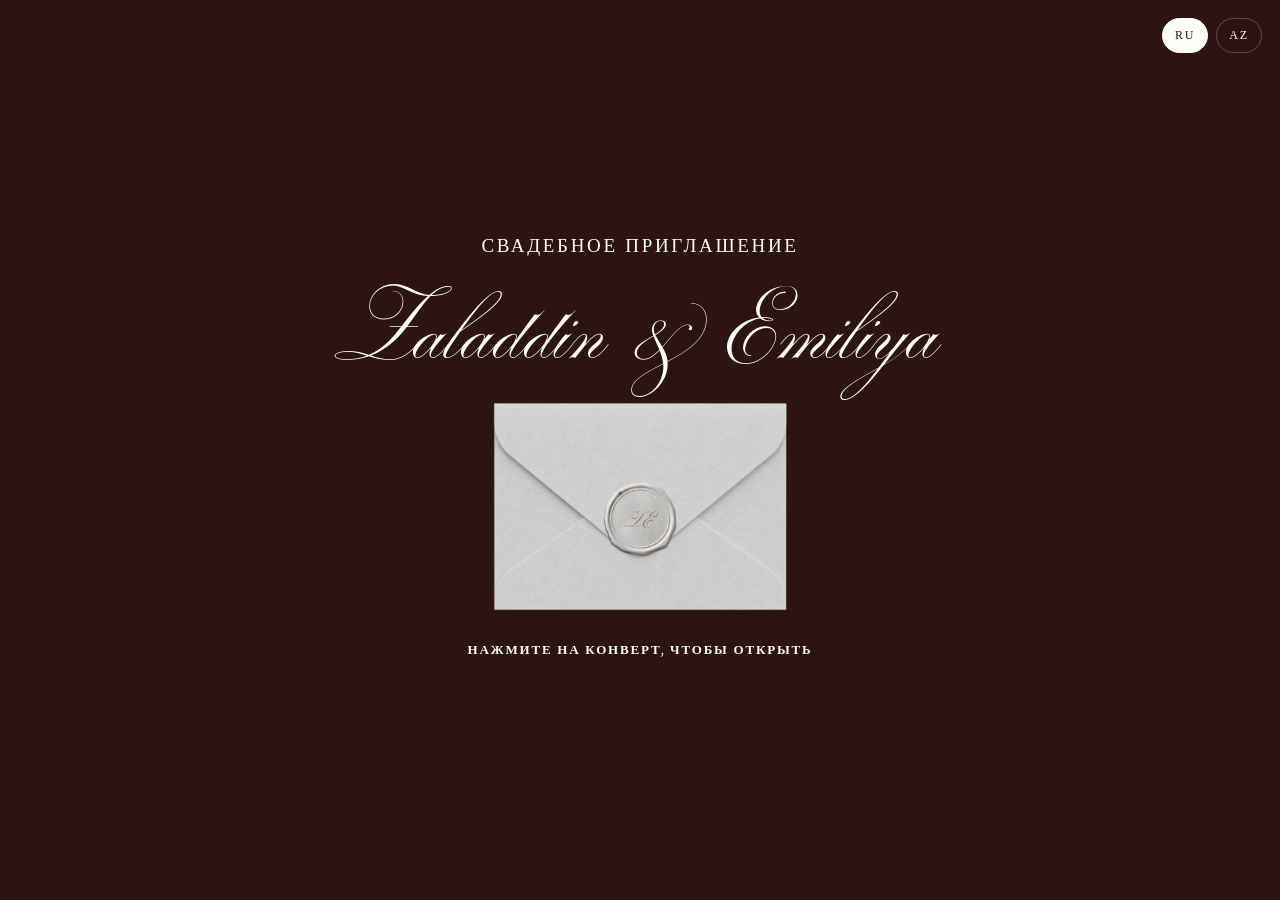
<file: index.html>
<!DOCTYPE html>
<html lang="en">
<head>
    <meta charset="UTF-8">
    <title>Z &amp; E</title>
    <meta name="viewport" content="width=device-width, initial-scale=1.0">
    <link rel="stylesheet" href="style/style.css">
</head>

<body data-page="home">

<div class="language-switcher" aria-label="Language switcher">
    <button class="language-switcher__button" type="button" data-lang="ru">RU</button>
    <button class="language-switcher__button" type="button" data-lang="az">AZ</button>
</div>

<div class="wrapper" id="screen">

    <!-- we’re getting married -->
    <div class="subtitle" data-i18n="home.subtitle">свадебное приглашение</div>

    <!-- Names -->
    <div class="names">Zaladdin &amp; Emiliya</div>

    <!-- Envelope + seal -->
     <a href="page-2.html" class="envelope-link" id="openInvitation" style="text-decoration:none; color:inherit;">
        <div class="envelope-box">
            <img src="envelope.png" class="envelope" alt="Envelope" data-i18n-alt="home.envelopeAlt">

            <div class="seal">
                <img src="seal.png" alt="seal">
                <span class="seal-initials">ZE</span>
            </div>
        </div>
    </a>

    <!-- Hint -->
    <div class="hint" data-i18n="home.hint">нажмите на конверт, чтобы открыть</div>

</div>

<script src="js/script.js"></script>
<script src="js/i18n.js"></script>
</body>
</html>
</file>
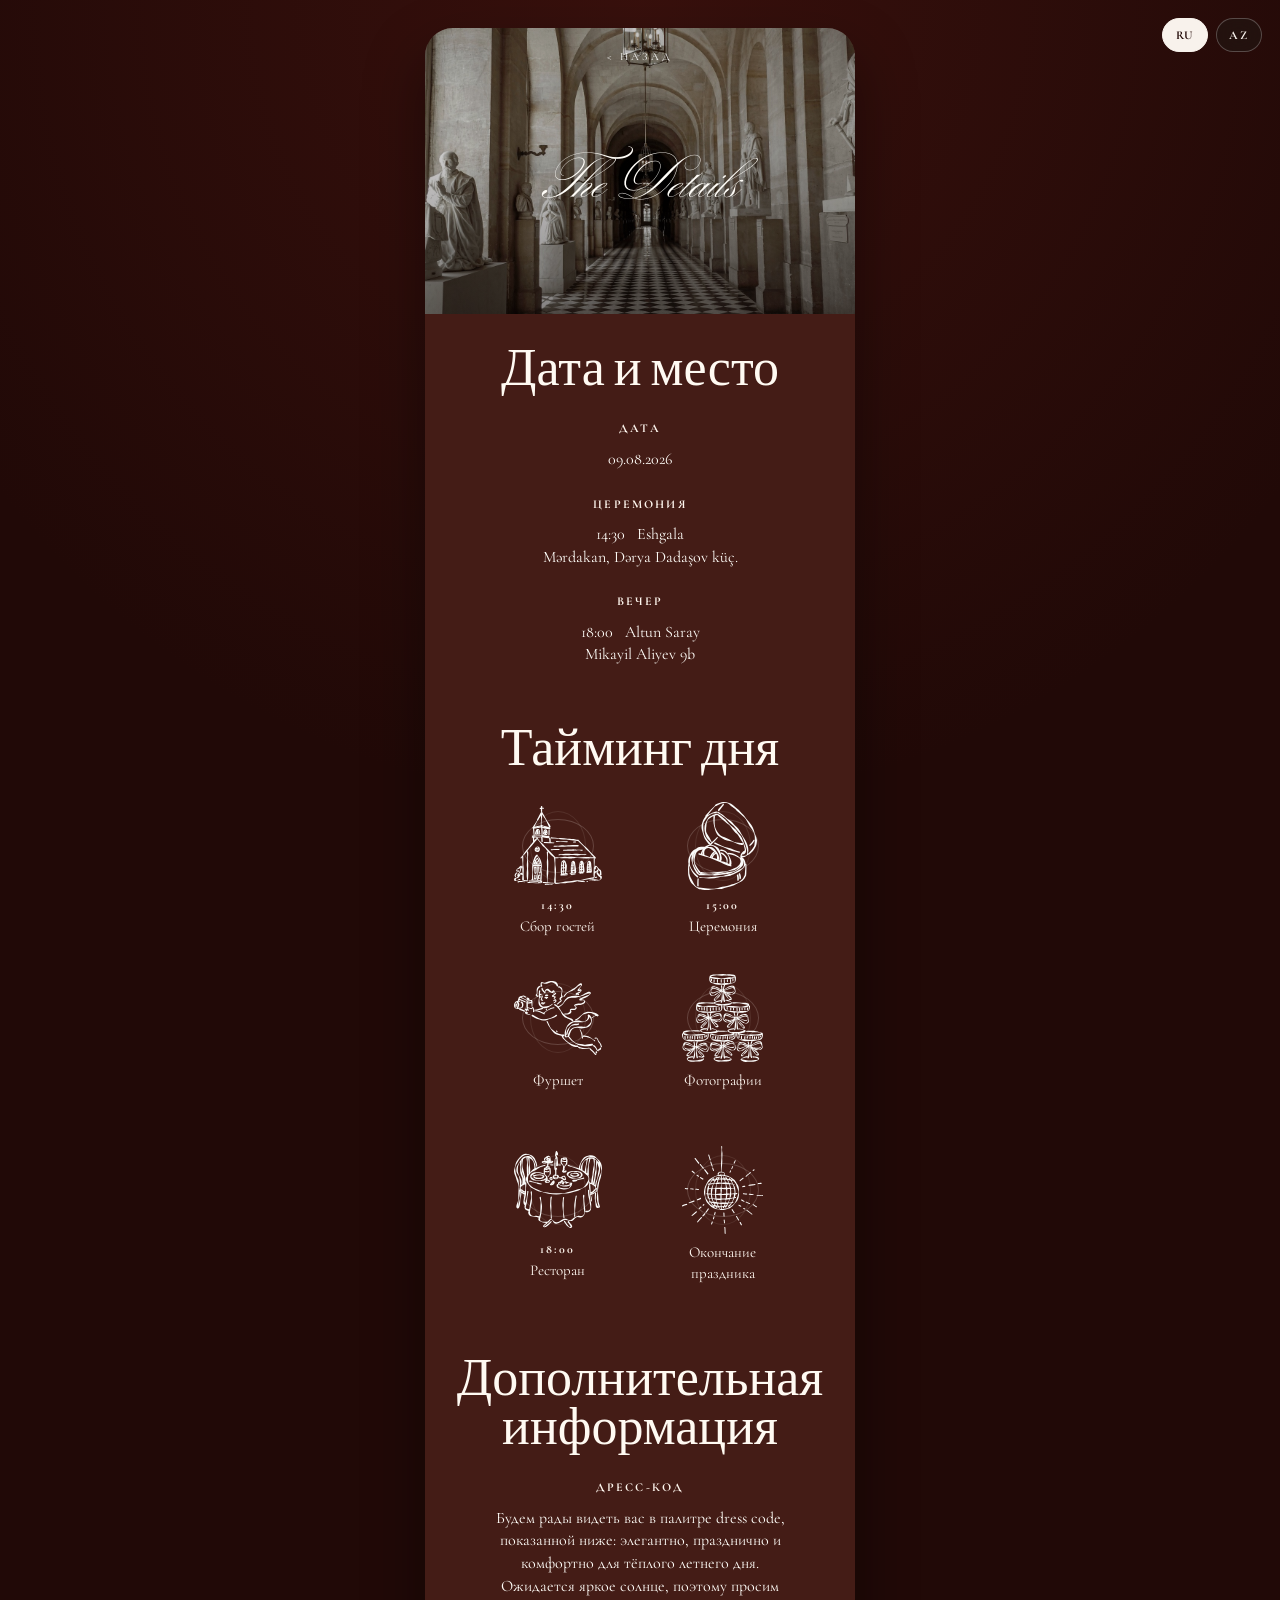
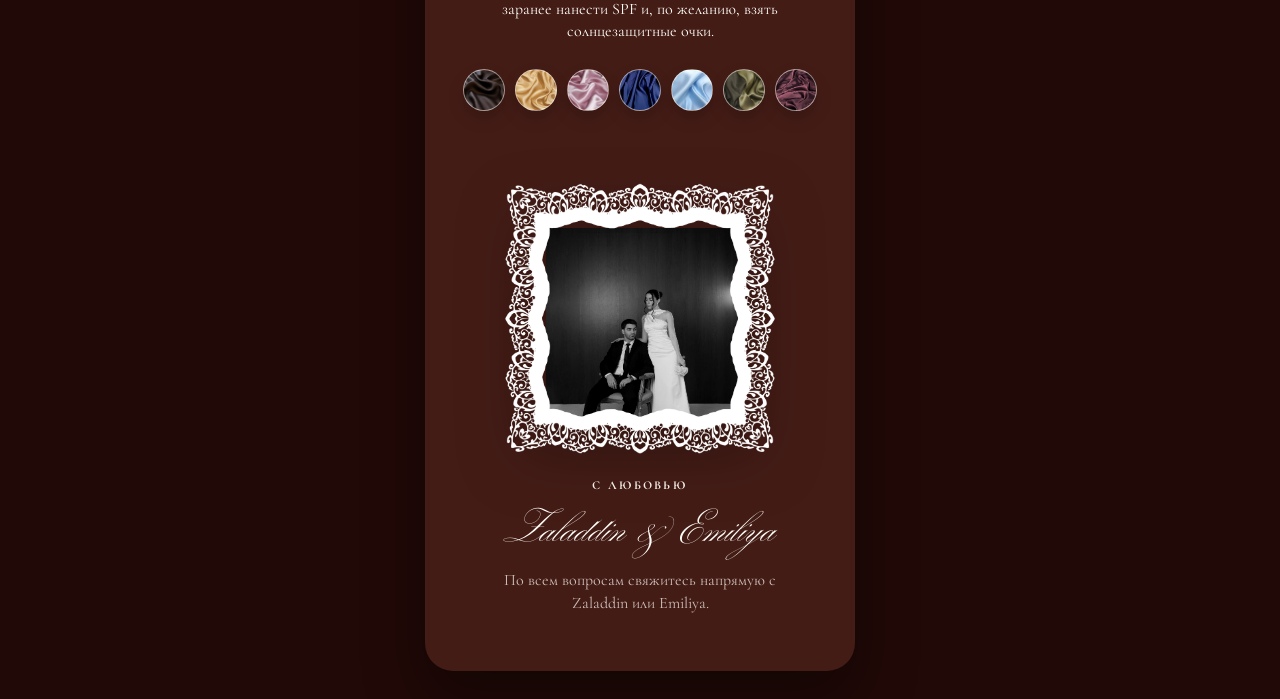
<file: details.html>
<!DOCTYPE html>
<html lang="en">
<head>
<meta charset="UTF-8">
<meta name="viewport" content="width=device-width, initial-scale=1.0">
<title>The Details</title>
<link rel="preconnect" href="https://fonts.googleapis.com">
<link rel="preconnect" href="https://fonts.gstatic.com" crossorigin>
<link href="https://fonts.googleapis.com/css2?family=Roboto:ital,wght@0,100..900;1,100..900&amp;display=swap" rel="stylesheet">
<link href="https://fonts.googleapis.com/css2?family=Playfair+Display:ital@0;1&amp;family=Cormorant+Garamond:wght@300;400;500;600;700&amp;family=Dancing+Script:wght@400;500;600;700&amp;display=swap" rel="stylesheet">
<link rel="stylesheet" href="details.css">
</head>
<body data-page="details">

<div class="language-switcher" aria-label="Language switcher">
    <button class="language-switcher__button" type="button" data-lang="ru">RU</button>
    <button class="language-switcher__button" type="button" data-lang="az">AZ</button>
</div>

<main class="details-shell">
    <div class="details-mobile">
        <section class="details-hero">
            <img class="details-hero__image" src="details-assets/hero.jpg" alt="The Details" data-i18n-alt="details.hero.imageAlt">
            <div class="details-hero__overlay"></div>
            <div class="details-hero__content">
                <a class="details-hero__back" href="page-2.html" data-i18n="details.hero.back">&lt; НАЗАД</a>
                <h1 class="details-hero__title" data-i18n="details.hero.title">The Details</h1>
            </div>
        </section>

        <div class="details-content">
            <section class="details-block details-block--date">
                <h2 class="details-section-title" data-i18n="details.dateLocation.title">Дата и место</h2>

                <div class="details-card">
                    <p class="details-card__label" data-i18n="details.dateLocation.dateLabel">date</p>
                        <p class="details-card__value" data-i18n="details.dateLocation.dateValue">09.08.2026</p>
                </div>

                <div class="details-card">
                    <p class="details-card__label" data-i18n="details.dateLocation.ceremonyLabel">церемония</p>
                        <p class="details-card__value" data-i18n-html="details.dateLocation.ceremonyValue">14:30&nbsp;&nbsp;&nbsp;Eshgala<br>Mərdakan, Dərya Dadaşov küç.</p>
                </div>

                <div class="details-card">
                    <p class="details-card__label" data-i18n="details.dateLocation.receptionLabel">вечер</p>
                    <p class="details-card__value" data-i18n-html="details.dateLocation.receptionValue">18:00&nbsp;&nbsp;&nbsp;Altun Saray<br>Mikayil Aliyev, 9b</p>
                </div>
            </section>

            <section class="details-block">
                <h2 class="details-section-title" data-i18n="details.timeline.title">Тайминг дня</h2>

                <div class="timeline-grid">
                    <article class="timeline-item">
                        <div class="timeline-item__icon-wrap">
                            <img class="timeline-item__icon" src="details-assets/icon-meet.svg" alt="" aria-hidden="true">
                        </div>
                        <p class="timeline-item__time" data-i18n="details.timeline.meet.time">14:30</p>
                        <p class="timeline-item__label" data-i18n="details.timeline.meet.label">Сбор гостей</p>
                    </article>

                    <article class="timeline-item">
                        <div class="timeline-item__icon-wrap">
                            <img class="timeline-item__icon" src="details-assets/icon-ceremony.svg" alt="" aria-hidden="true">
                        </div>
                        <p class="timeline-item__time" data-i18n="details.timeline.ceremony.time">15:00</p>
                        <p class="timeline-item__label" data-i18n="details.timeline.ceremony.label">Церемония</p>
                    </article>

                    <article class="timeline-item">
                        <div class="timeline-item__icon-wrap">
                            <img class="timeline-item__icon" src="details-assets/icon-cocktails.svg" alt="" aria-hidden="true">
                        </div>
                        <p class="timeline-item__time" data-i18n="details.timeline.cocktails.time"></p>
                        <p class="timeline-item__label" data-i18n="details.timeline.cocktails.label">Фуршет</p>
                    </article>

                    <article class="timeline-item">
                        <div class="timeline-item__icon-wrap">
                            <img class="timeline-item__icon" src="details-assets/icon-photos.svg" alt="" aria-hidden="true">
                        </div>
                        <p class="timeline-item__time" data-i18n="details.timeline.photos.time"></p>
                        <p class="timeline-item__label" data-i18n="details.timeline.photos.label">Фотографии</p>
                    </article>

                    <article class="timeline-item">
                        <div class="timeline-item__icon-wrap">
                            <img class="timeline-item__icon" src="details-assets/icon-dinner.svg" alt="" aria-hidden="true">
                        </div>
                        <p class="timeline-item__time" data-i18n="details.timeline.dinner.time">18:00</p>
                        <p class="timeline-item__label" data-i18n="details.timeline.dinner.label">Ресторан</p>
                    </article>

                    <article class="timeline-item">
                        <div class="timeline-item__icon-wrap">
                            <img class="timeline-item__icon" src="details-assets/icon-farewells.svg" alt="" aria-hidden="true">
                        </div>
                        <p class="timeline-item__time" data-i18n="details.timeline.farewell.time"></p>
                        <p class="timeline-item__label" data-i18n="details.timeline.farewell.label">Окончание праздника</p>
                    </article>
                </div>
            </section>

            <!--
            <section class="details-block">
                <h2 class="details-section-title" data-i18n="details.directions.title">Как добраться</h2>

                <img class="details-feature-icon" src="details-assets/icon-car.svg" alt="" aria-hidden="true">

                <div class="details-card details-card--narrow">
                    <p class="details-card__label" data-i18n="details.directions.byCarLabel">На машине</p>
                    <p class="details-card__value" data-i18n-html="details.directions.byCarBody">Точный адрес площадки мы добавим здесь ближе к дате.<br>Для удобства рекомендуем сохранить адрес в навигаторе заранее.</p>
                </div>

                <div class="details-card details-card--narrow">
                    <p class="details-card__label" data-i18n="details.directions.byTaxiLabel">На такси</p>
                    <p class="details-card__value" data-i18n-html="details.directions.byTaxiBody">Если вы не планируете ехать на машине, удобнее всего добраться на такси.<br>Советуем заказать его заранее, особенно в вечернее время.</p>
                </div>
            </section>
            -->

            <section class="details-block">
                <h2 class="details-section-title" data-i18n="details.other.title">Дополнительная информация</h2>

                <div class="details-card details-card--narrow">
                    <p class="details-card__label" data-i18n="details.other.dresscodeLabel">дресс-код</p>
                    <p class="details-card__value" data-i18n-html="details.other.dresscodeBody">Будем рады видеть вас в палитре dress code, показанной ниже: элегантно, празднично и комфортно для тёплого летнего дня.<br>Ожидается яркое солнце, поэтому просим заранее нанести SPF и, по желанию, взять солнцезащитные очки.</p>
                </div>

                <div class="details-swatches" aria-hidden="true">
                    <span class="details-swatches__item details-swatches__item--1"></span>
                    <span class="details-swatches__item details-swatches__item--2"></span>
                    <span class="details-swatches__item details-swatches__item--3"></span>
                    <span class="details-swatches__item details-swatches__item--4"></span>
                    <span class="details-swatches__item details-swatches__item--5"></span>
                    <span class="details-swatches__item details-swatches__item--6"></span>
                    <span class="details-swatches__item details-swatches__item--7"></span>
                </div>
            </section>

            <section class="details-footer">
                <div class="details-photo-card">
                    <img class="details-photo-card__image" src="det.jpg" alt="Zaladdin and Emiliya" data-i18n-alt="details.footer.photoAlt">
                    <img class="details-photo-card__frame" src="story-frame.png" alt="" aria-hidden="true">
                </div>

                <p class="details-footer__with-love" data-i18n="common.withLove">С ЛЮБОВЬЮ</p>
                <p class="details-footer__names">Zaladdin &amp; Emiliya</p>
                <p class="details-footer__contact" data-i18n="invitation.footer.contact">По всем вопросам свяжитесь напрямую с Zaladdin или Emiliya.</p>
            </section>
        </div>
    </div>
</main>

<script src="js/i18n.js"></script>
</body>
</html>
</file>
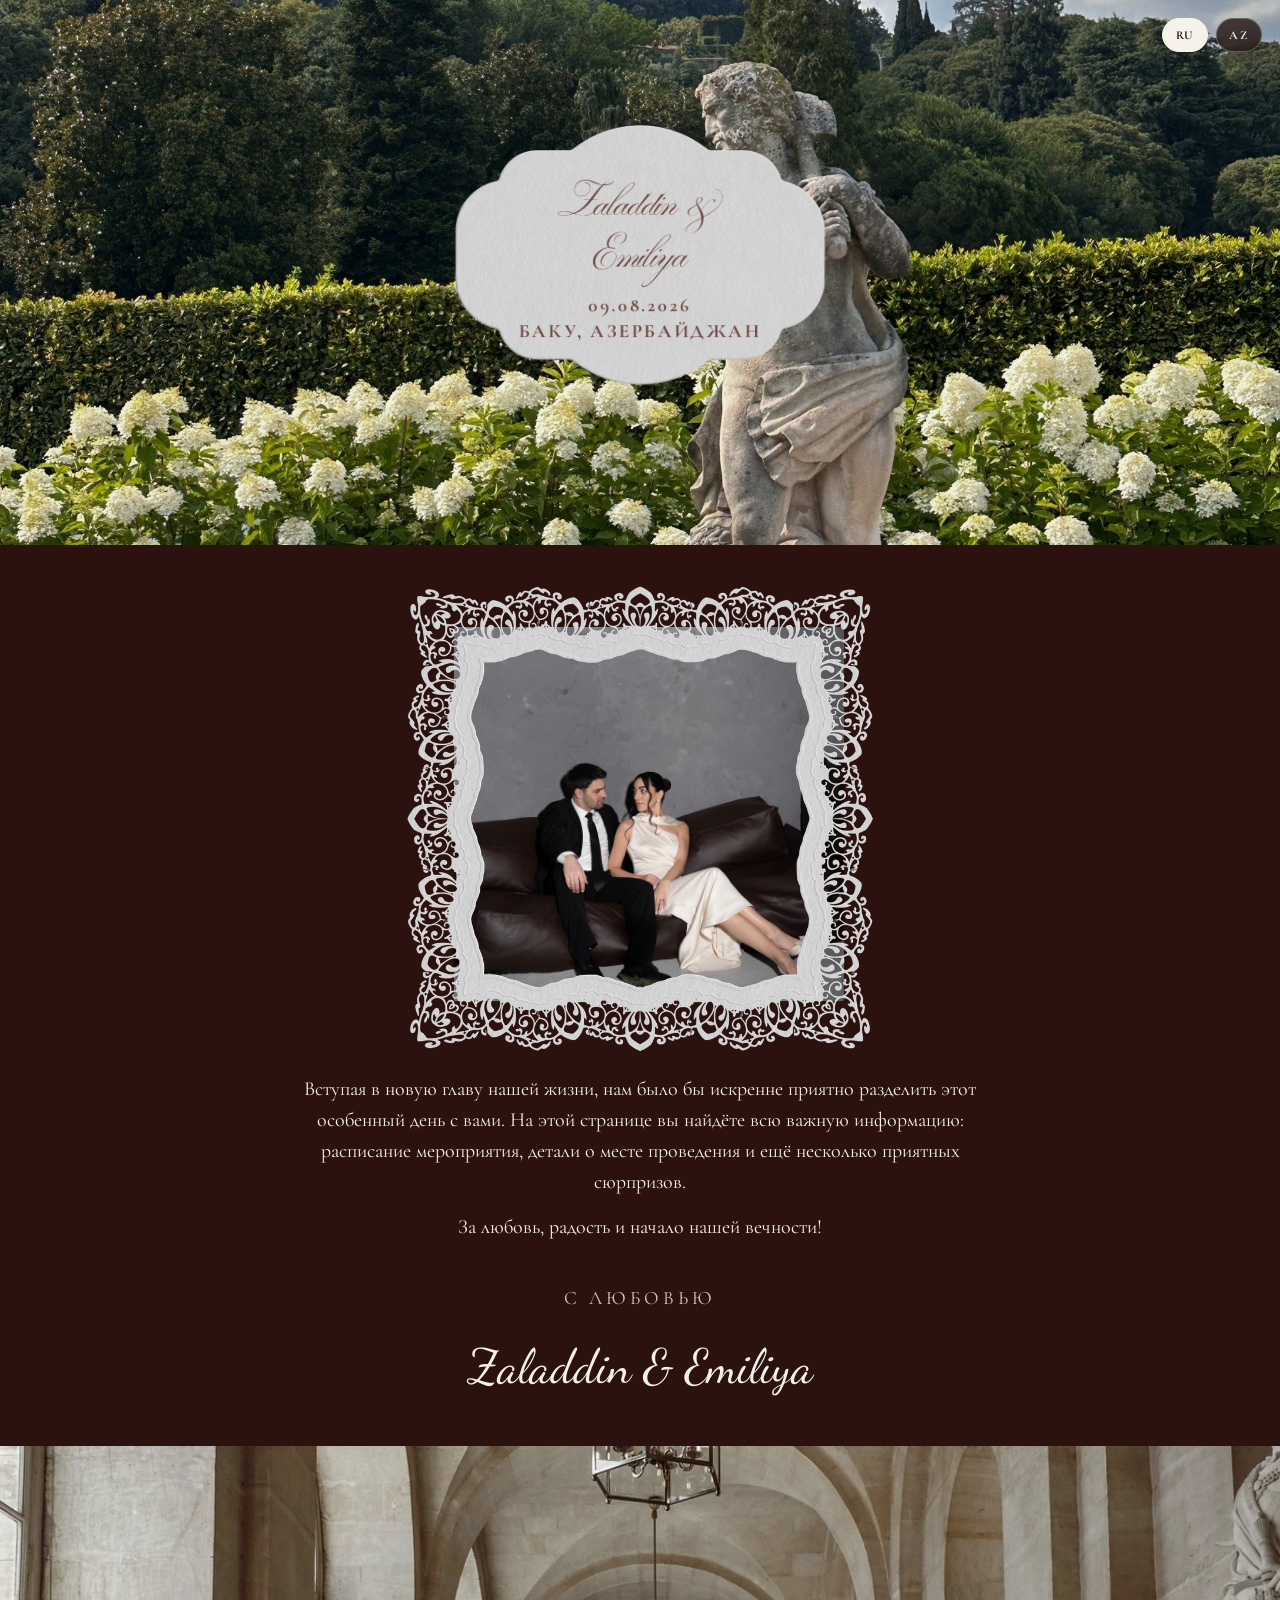
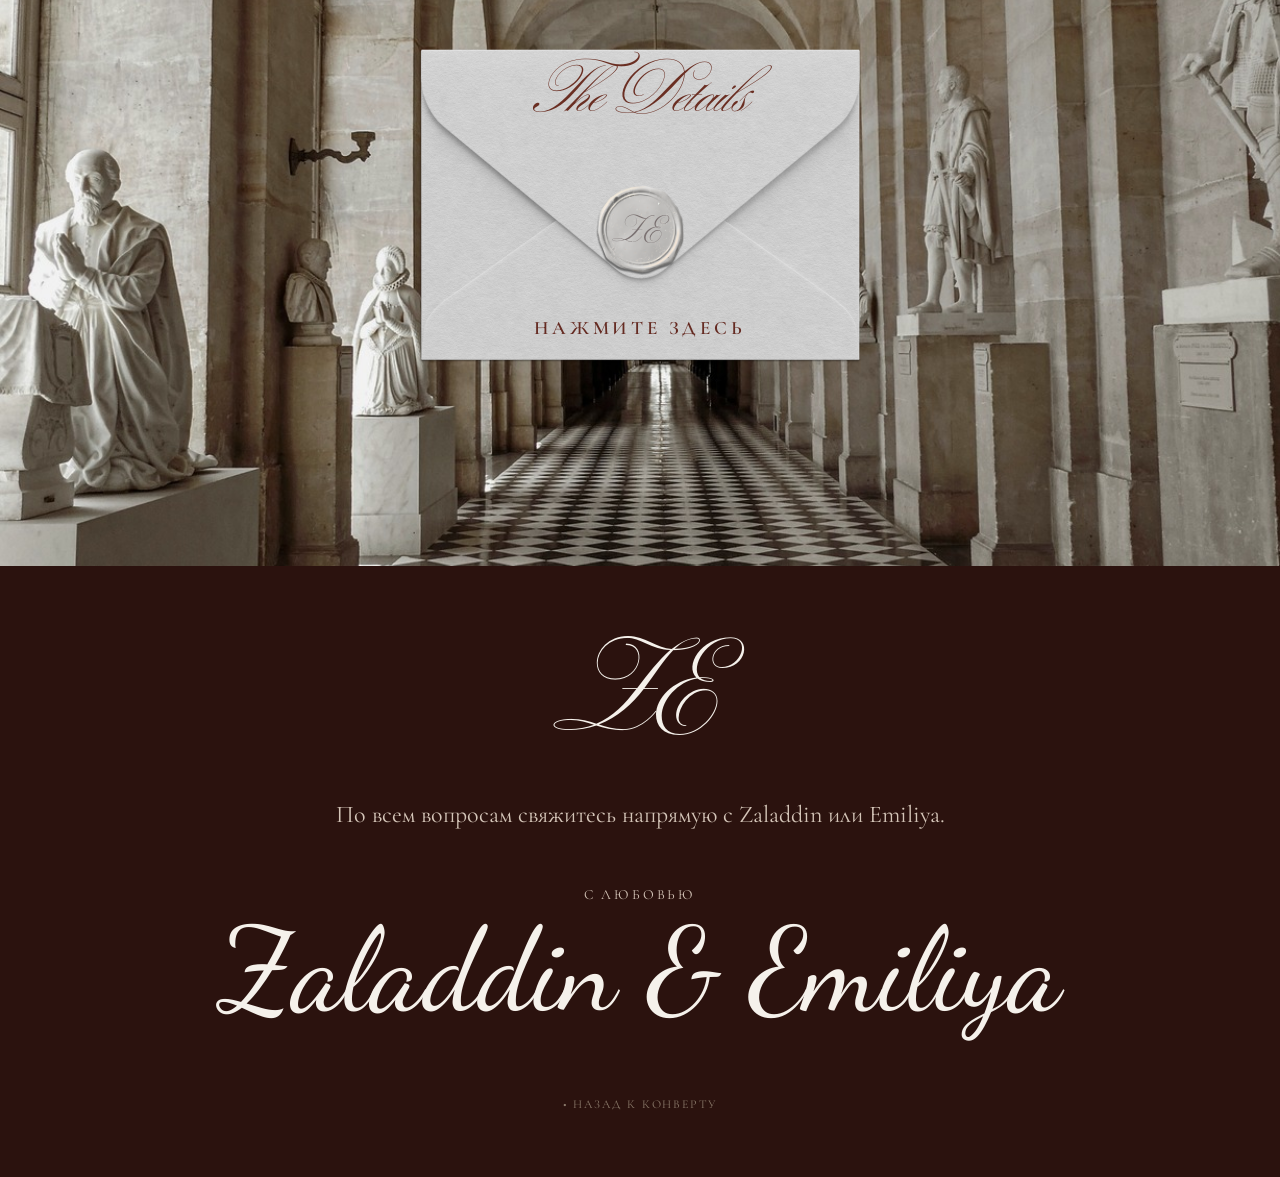
<file: page-2.html>
<!DOCTYPE html>
<html lang="en">
<head>
<meta charset="UTF-8">
<meta name="viewport" content="width=device-width, initial-scale=1.0">
<title>Wedding Invitation</title>
<link rel="preconnect" href="https://fonts.googleapis.com">
<link rel="stylesheet" href="style2.css">
<link rel="preconnect" href="https://fonts.gstatic.com" crossorigin>
<link href="https://fonts.googleapis.com/css2?family=Roboto:ital,wght@0,100..900;1,100..900&amp;display=swap" rel="stylesheet">
<link href="https://fonts.googleapis.com/css2?family=Playfair+Display:ital@0;1&amp;family=Cormorant+Garamond:wght@300;400;500;600&amp;family=Dancing+Script:wght@400;500;600;700&amp;display=swap" rel="stylesheet">





</head>



<body data-page="invitation">

<div class="language-switcher" aria-label="Language switcher">
    <button class="language-switcher__button" type="button" data-lang="ru">RU</button>
    <button class="language-switcher__button" type="button" data-lang="az">AZ</button>
</div>

<!-- HERO / HEADER -->
<section class="hero" aria-label="Wedding invitation hero">
    <div class="hero-mobile">
      <!--  <img class="hero-mobile__image" src="hero-mobile-reference.jpeg" alt="Wedding invitation hero" data-i18n-alt="invitation.hero.alt">-->
        <div class="hero-mobile__card">
            <img class="hero-mobile__cloud" src="cloud-title.png" alt="" aria-hidden="true">
            <img class="hero-mobile__ornament hero-mobile__ornament--top" src="uzor.png" alt="" aria-hidden="true">
            <img class="hero-mobile__ornament hero-mobile__ornament--bottom" src="uzor.png" alt="" aria-hidden="true">
            <div class="hero-mobile__copy">
                <h1 class="hero-mobile__names" data-i18n="invitation.hero.names">Zaladdin и Emiliya</h1>
                <p class="hero-mobile__meta" data-i18n="invitation.hero.date">09.08.2026</p>
                <p class="hero-mobile__meta" data-i18n="invitation.hero.location">Баку, Азербайджан</p>
            </div>
        </div>
    </div>
</section>

<!-- INTRODUCTION SECTION -->
<section class="section dark intro-wrap">
    <div class="intro-section">
        <div class="intro-frame">
            <img src="frame-photo.png" class="frame-bg" alt="Frame">
            <img src="vst.jpg" class="photo" alt="Couple">
        </div>
        <div class="intro-text">
            <p data-i18n="invitation.intro.lead">Вступая в новую главу нашей жизни, нам было бы искренне приятно разделить этот особенный день с вами. На этой странице вы найдёте всю важную информацию: расписание мероприятия, детали о месте проведения и ещё несколько приятных сюрпризов.</p>
            <p data-i18n="invitation.intro.closing">За любовь, радость и начало нашей вечности!</p>
            <div class="signature">
                <div class="with-love" data-i18n="common.withLove">С ЛЮБОВЬЮ</div>
                <div class="names-signature">Zaladdin &amp; Emiliya</div>
            </div>
        </div>
    </div>
</section>

<!-- RSVP SECTION -->
<section class="rsvp-section fade-in">
    <a class="envelope-container fade-in-fast" href="details.html">
        <img src="envelope.png" class="envelope-img fade-in" alt="Envelope" data-i18n-alt="invitation.rsvp.envelopeAlt">
        <div class="envelope-text fade-in" data-i18n="invitation.rsvp.title">The Details</div>
        <div class="seal fade-in-delayed">
            <img src="seal.png" alt="Seal">
            <span class="seal-initials">ZE</span>
        </div>
        <div class="click-here fade-in" data-i18n="common.clickHere">НАЖМИТЕ ЗДЕСЬ</div>
    </a>
</section>


<!-- DETAILS SECTION
<section class="section dark fade-in details-editorial-section">
    <div class="details-editorial">
        <div class="details-editorial__stage fade-in-fast" data-details-scene>
            <img class="details-editorial__mirror" src="tray.png" alt="" aria-hidden="true">

            <button class="details-editorial__card" type="button" onclick="openModal('details')" aria-label="Open wedding details">
                <img class="details-editorial__card-art" src="cloud-details.png" alt="" aria-hidden="true">
                <span class="details-editorial__card-copy">
                    <span class="details-editorial__title">The Details</span>
                    <span class="details-editorial__cta">CLICK HERE</span>
                </span>
            </button>

            <figure class="details-editorial__polaroid details-editorial__polaroid--top" aria-hidden="true">
                <img class="details-editorial__frame" src="polaroid.png" alt="">
                <img class="details-editorial__photo details-editorial__photo--top" src="vst.jpg" alt="">
            </figure>

            <figure class="details-editorial__polaroid details-editorial__polaroid--bottom" aria-hidden="true">
                <img class="details-editorial__frame" src="polaroid.png" alt="">
                <img class="details-editorial__photo details-editorial__photo--bottom" src="photo1.jpg" alt="">
            </figure>
        </div>
    </div>
</section>
-->




<!-- STORY SECTION
<section class="story-section fade-in">
  <a class="story-card fade-in-fast" href="javascript:void(0)" onclick="openModal('story')" aria-label="Open Our Story" style="
    margin-left: 0px;
    padding-left: 0px;
    padding-right: 0px;
    padding-top: 0px;
    padding-bottom: 0px;
">
    <img class="story-frame-img" src="ourhistory.jpg" alt="" aria-hidden="true">

    <div class="story-card-inner" style="
    padding-left: 0px;
    padding-right: 0px;
">
      <p class="fade-in-p" data-i18n-html="invitation.story.title">Our<br>History</p>
      <svg xmlns="http://www.w3.org/2000/svg" xmlns:xlink="http://www.w3.org/1999/xlink" data-name="Layer 1" viewBox="0 0 244.6 264.36" style="fill: rgb(70, 0, 0);" original_string_length="11515" width="83.54935459523675px" height="90.1022451517259px"><path d="M105.88,106.13c.87.43,1.68-.11,2.05-.92.4-.9.23-1.97.19-2.94-.02-2.98.86-5.89,1.29-8.83,2.35-10.87,10.45-19.1,15.47-28.78,2.45-4.32,6.88-7.12,10.09-10.92,3.83-4.54,6.51-9.84,9.61-14.86,2.58-4.41,6.11-8.17,8.52-12.67,2.71-5.01,5.15-10.18,7.11-15.52.84-2,1.66-3.85,2.89-5.7.56-.75,1.03-1.66,2-1.87,1.9.24,1.99,2.6,2.15,4.13-1.08,7.85-1.85,16.23-4.72,23.71-2.29,4.91-5.92,9.12-7.85,14.22-1.19,2.72-1.98,6.08.21,8.52.54.62,1.4.55,2.14.46,2.22-.26,4.37-1.18,6.16-2.52,1.63-1.43,3.45-2.63,4.9-4.26,2.31-2.08,4.25-5.13,7.37-6-1.2,5.54-3.69,10.93-7.46,15.2-3.21,3.53-7.16,6.4-9.63,10.55-.89,2.03-.86,4.96,1.33,6.12,1.45.74,3.08-.28,4.52-.61,4.27-1.29,7.64-4.81,11.97-5.78-3.64,9.54-10.96,16.99-18.61,23.53-3.14,2.45-3,6.74-1.6,10.13,3.17,5.25-4.49,10.02-8.34,12.44-1.45,1.01-4.32,1.3-3.36,3.74.18.52.56.75,1.08.75,3.06,0,11.07-7.83,12.29-9.2.83-.97,1.86-2.2,2.67-3.27,1.88-2.96,1.73-7.4-1.39-9.46-1.48-4.55,6.8-9.91,9.84-12.69,3.12-2.34,6.07-4.99,8.81-7.75,3.19-2.56,4.98-8.81.38-10.87-5.93-1.12-10.92,3.66-16.33,5.09,1.16-5.4,5.46-9.63,9.07-13.63,1.48-1.8,3.5-2.99,4.93-4.84,1.33-1.84,2.32-3.95,3.15-6.06,2.25-6.51-2.81-9.41-8.28-6.1-3.76,2.52-6.28,6.3-9.17,9.67-1.43,1.22-2.43,4.78-4.68,4.1-.3-.74-.1-1.45.23-2.16,1.4-3.73,3.71-7.03,5.45-10.6,3.61-7.79,7.06-16.08,8.28-24.61.2-3.76-.49-7.76-2.54-10.96-.89-1.59-2.14-3.41-4.04-3.77-3.74-1.05-7.11,6.82-8.3,9.72-1.85,5.18-3.52,10.43-5.86,15.43-1.85,4.8-3.8,9.55-7.52,13.23-3.77,3.62-7.86,6.94-11.18,11.02-2.25,2.53-3.79,5.54-5.81,8.24-3.73,4.04-7.44,8.02-9.87,13.04-2.41,4.71-3.87,9.87-5.74,14.82-1.68,4.62-4,9.11-4.64,14.03-.23,1.96-1.23,4.91.77,6.26Z" style="fill: inherit;"/><path d="M59.53,166.48c3.98.15,7.54,1.48,11.61,2.03,4.59.5,9.38.27,13.84-.98,11.29-3.23,24.15-7.01,30.2-18.01,1.32-2.5,2.3-4.98,2.84-7.78.61-3.5.6-12.83,5.44-12.76,6.51.53,11.36-1.24,14.62-4.15.68,1.53,1.57,2.98,2.19,4.53-1.69-.71-3.71-2.57-5.29-.63-.59.71-.57,1.73.32,2.18,2.3,1.27,4.8,2.55,7.42,3.02.21.06.41.08.63.08,1.61,0,3.25-1.5,2.48-3.17-1.36-3.23-2.63-6.52-4.59-9.45-.06-.08-.12-.14-.19-.2,1.25-2.16,1.93-4.58,2.04-7,.49-10.63-9.93-21.26-30.4-10.22-3.23,1.9-5.7,4.82-8.96,6.66-1.17.71-2.58,1.1-3.48,2.18-.72.83-.87,2.52.39,2.9,3.74-.11,6.67-3.48,9.33-5.8,9.78-8.08,18.15-12.94,26.94-.35,2.13,3.15,3.88,9.67-.61,11.63-2.14.72-4.24,1.69-6.47,2.08-2.32.25-4.77.27-6.92,1.27-2.09.99-3.76,2.95-4.26,5.22-1.63,11.7-6.42,19.2-15.19,26.99-3.94,3.14-7.9,6.77-13.04,7.58-4.73.41-9.86-.21-15.03-.83-9.18-1.09-18.54-2.18-26.15,2.43-6.35,4.3-8.66,11.96-12.51,18.18-2.05,2.78-4.55,5.65-7.6,7.5-2.18,1.8-4.69,3.39-7.64,3.26-9.76-1.55,2.43-7.23,4.11-10.9,1.93-3.58-.48-6.82-4.51-5.38-2.78,1.31-6.52,3.24-9.24.82-.5-.67-1.29-1.5-1.27-2.43,2.69-2.74,7.23-3.21,9.95-6.09,1.39-1.22,2.92-4.04.85-5.33-2.3-.57-4.84-.13-7.18-.66-5.37-.97-7.45-5.33-8.55-10.25-.66-4.35,9.22-5.04,12.27-4.57,11.2,1.89,18.02,3.97,29.03-1.18,17.25-5.75,26.81-11.45,36.57-27.35.45-.8.54-2.15-.56-2.47-1.16-.32-2.13.73-2.52,1.69-1.95,3.02-3.93,5.95-6.19,8.81-.88-.36-1.98.03-3.09.42-.99.36-1.99.71-2.87.54-2.72-.11-5.44-.65-7.6-2.45-1.79-1.62-3.92-3.57-4.16-6.08.26-1.58,1.47-3.27.97-4.94-.46-1.48-1.9-2.43-3.23-3.08-3.41-1.7-6.84-3.36-10.15-5.23-2.4-1.27-5.56-2.06-6.27-5.05-.13-.65.02-1.37.52-1.82l.02.03c2.06-1.6,4.91-1.92,6.85-3.72,3.68-5.48-6.61-10.77-10.13-13.68-4.61-2.78-9.2-5.59-13.71-8.54-2.41-1.42-4.42-4.06-2.68-6.82,5,1,9.32,4.61,14.47,5.47,5.2,1.22,7.32-1.66,4.28-6.11-5.37-7.16-11.32-13.92-17.33-20.55-2.09-2.1-5.25-4.5-4.58-7.83,1.1-4.79,15.18,10,17.04,11.48,3.05,2.3,7.24,1,6.01-3.32-1.61-4.09-4.79-7.45-7.16-11.14-4.58-6.81-8.82-13.91-12.66-21.18-1.69-3.23-2.74-7.13-1.61-10.7,2.58-6.21,13.38,11.12,14.99,13.77,6.02,11.46,16.81,18.86,26.39,27.1,5.34,4.91,8.83,11.41,14.45,16.11,2.19,2.04,4.7,3.71,6.92,5.71,3.09,3.19,5.24,7.12,7.69,10.79,2.85,4.74,6.44,9.21,8.01,14.59.89,3.38.81,6.92.55,10.38-.05,3.27-.04,6.59-1.12,9.73-.25.74,0,1.53.57,2.07,5.37,3.39,4.08-6.18,4.38-9.17-.27-5.31-1.75-10.48-2.64-15.71-.89-6.33-3.55-12.2-7.67-17.09-3.65-4.12-7.7-7.82-10.92-12.31-4.64-5.89-11.28-9.47-17.08-14.03-4.23-3.37-7.16-7.97-10.91-11.8-6.13-7.21-13.18-14.21-19.61-21.24-4.24-4.24-7.16-10.03-12.1-13.45-2.49-1.49-6.51-.68-7.26,2.39-.29,1.24.08,2.46.31,3.67.96,4.53,1.87,9.17,3.91,13.36,4.28,8.94,13.47,14.14,17.67,23.19.86,1.52,1.43,3.19.98,4.94-5.44-2.99-8.69-9.11-14.38-11.92-2.35-1.56-7.53-2.31-7.42,1.73.81,3.62,2.38,6.99,3.73,10.51,4.5,9.15,15.32,14.11,18.57,23.94-.35.14-.72-.02-1.04-.17-3.23-2.2-6.08-4.96-9.63-6.69-5.17-3.33-11.13-1.81-9.08,5.21,2.92,6.18,7.64,11.09,12.88,15.37,4.4,3.42,9.58,5.69,14.2,8.8,2.69,2.05-5.55,2.26-6.45,3.69-3.82,3.46-.48,9.6,3.52,11.35,3.69,1.6,7.65,2.47,11.21,4.43,1.59.82,3.27,1.47,4.85,2.3.22.09.34.27.33.52-.69,2.1-2.89,3.42-3.73,5.44-1.12,3.83,1.77,7.65,4.94,9.55,2.16,1.28,4.73,1.36,7.18,1.46,2.02-.1,4.13.09,6.03-.78.21-.15.6-.29,1.06-.42-2.36,2.14-5.08,3.89-7.8,5.57-4.15,2.53-8.28,5.26-13,6.57-4.33,1.08-8.84.35-13.24.89-4.94.39-9.71,1.8-14.65,2.17-2.72.12-5.52.48-8.26.5-3.39.08-7.11-.18-10.16,1.59-5.35,2.24-5.54,9.88-1.69,13.62,4.31,3.97,10.67,3.54,16.02,5.04-2.99,2.94-7.99,2.53-10.77,5.77-2.14,2.27-1.85,5.52.88,7.14,3.21,1.57,6.94.28,10.26-.3,1.02-.24,4.21-.15,2.76,1.46-3.8,3.66-10.38,8.76-6.43,14.54,1.57,1.89,3.4,2.64,5.29,2.64,4.69,0,9.76-4.63,12.28-8.42,3.52-5.07,7.22-9.91,11.29-14.56,3.78-4.74,8.6-10.41,15.32-10.34Z" style="fill: inherit;"/><path d="M132.8,114.03c-1.98-.86-4.35,2.28-3.11,3.96.39.41.83.57,1.26.57,1.91,0,3.82-3.27,1.85-4.53Z" style="fill: inherit;"/><path d="M231.92,70.44c2.7-2.93,4.59-6.39,6.36-9.93,1.94-3.5,4.48-6.75,5.73-10.59.86-3.56,1.1-7.93-1.46-10.88-2.22-2.13-5.57-4.31-8.76-3.51-8.63,3.39-11.9,13.2-16.11,20.81-2.41,4.17-6.37,6.95-9.63,10.38-8.23,6.83-16.49,13.64-24.45,20.79-2.08,1.61-4.09,3.35-6.48,4.49-1.61,1.36-3.05,2.88-4.43,4.48-4.28,5.44-4.92,12.57-5.56,19.23-.7,6.85-2.26,13.75-1.09,20.65.44,2.92-.49,5.74-1.13,8.56-.92,3.55-2.03,7.15-4.07,10.25-.83,1.89-2.05,3.51-3.34,5.09-.66,1.16-.25,3.11,1.16,3.51,1.36.29,2.04-1.08,2.54-2.11,1.36-2.21,2.62-4.53,3.03-7.12,1.54-6.32,3.64-12.73,5.35-19.09.88-5.2-.12-10.51.29-15.74,1.26-9.8,5.5-19.13,10.76-27.39,2.29-2.28,4.7-4.48,7.64-5.96,1.84-.52,3.5-1.45,5.07-2.52,4.99-3.21,10.51-6.06,14.36-10.75,4.34-4.73,7.16-10.48,10.96-15.59,3.24-3.7,6.35-7.51,9.9-10.92,2.45-2.52,4.8-5.44,8.18-6.7.88-.06,1.38.37,2.15.94,1.91,1.25,1.73,3.69,1.77,5.72.06,3.99-.67,7.91-2.45,11.49-1.77,3.44-5.13,5.46-7.76,8.17-4.36,3.61-9.02,7.56-13.33,11.36-3.52,3.59-9.36,6.37-9.88,11.88-.06,2.44,2.29,4.59,4.66,3.48,2.19-.71,4.01-1.84,5.82-3.28,3.64-2.18,7.33-4.09,11.14-6.02,2.71-1.05,5.17-3.35,8.21-3.18.51.18,2.02.15,2.22,1,.3,1.94-.32,4.08-1.19,5.85-1.4,2.49-3.68,4.33-6.15,5.68-2.43,1.92-5.04,3.57-7.52,5.44-5.87,5.77-13.28,9.79-18.88,15.82-2.28,1.79-1.06,5.56,1.2,6.79,2.45,1.23,5.02.61,7.58-.02,2.39-.58,4.77-1.16,7.08-.24.38.24.77.55.85,1.03-.65,9.57-18.78,8.2-18.4,17.38.48,2.44,3.04,3.36,4.81,4.73,4,2.83,7.52,7.75,3.13,11.99-3.42,2.65-7.84,3.39-11.51,5.58-3.66,2.09-2.35,6.4-2.31,9.85-.13,1.17.01,2.52-.99,3.38h-.03c-1.89,1.03-4.22.42-6.25,1.09-2,.53-3.55,2.02-5.05,3.37-1.5,1.06-.81,3.48-3.06,3.09-1.71-.15-3.36-.66-4.98-1.2-1.21-.45-2.19.44-2.43,1.61-.61,3.12,2.25,3.72,4.62,4.28.94.24,1.71.34,2.36.34,4.21,0,3.25-4.39,7.37-6.62,1.86-.89,4.07-.5,5.98-1.24,4.73-1.52,5.07-7.1,5.11-11.31-.38-4.94,4.81-6.85,8.74-7.94,1.69-.62,3.45-1.07,5.12-1.66.99-.71,1.98-1.37,2.9-2.16,3-2.95,2.32-8.25-.63-10.99-1.63-1.31-3.27-2.07-5.28-2.89-1.77-.71-4.39-.79-5.43-2.52,1.47-2.72,4.56-3.89,7.13-5.32,3.69-2.21,8.07-3.86,10.76-7.33,5.29-9.92-9.23-13.7-16.56-12.43,2.09-2.81,5.69-4.01,8.74-5.52,4.68-2.17,9.87-3.32,13.79-6.87,2.89-2.83,5.56-5.85,7.48-9.44,4.02-5.79,9.52-14.43-.83-17.04-2.63-.96-4.96,1-7.05,2.36-5.81,3.86-10.24,11.65-18.16,10.44,4.81-7.9,15.26-10.62,20.57-18.36Z" style="fill: inherit;"/><path d="M221.42,207.44c-2.56-1.58-5.66-1.36-8.55-1.61-.63-.1-1.24-.05-1.86,0-.76.06-1.51.11-2.28-.08-4.22-.69-8.57-1.73-12.14-4.26-4.12-3.41-8.25-6.78-11.36-11.23-.79-3.65-6.08-3.95-4.99.46,2.68,5,7.59,8.43,12.15,11.63,5.62,3.43,12.56,3.84,18.65,6.23,3.46,1.8,7.75,2.52,10.25,5.83.83,1.2,1.27,3.09.13,4.23-1.96,2.34-4.67,1.96-7.38,1.57-1.4-.19-2.8-.39-4.08-.21-2.35.47-3.78,3.22-3.07,5.46,1.54,4.55,5.75,7.4,8.92,10.78,1.19,1.16,3,1.89,2.88,3.83-.11,2.07-2.96,1.64-4.44,1.84-5.99-1.04-10.47-13.83-17.11-10.32-3.48,4.21,2.47,12.67,5.04,16.33,1.1,2.22,2.28,4.45,3.04,6.81.09.59.13,1.19-.12,1.78-.18.77-.87,1.13-1.51,1.59-.89.24-1.73.82-2.68.45-6.85-2.6-7.99-11.26-10.99-17.12-3.76-8.26-10.44-14.52-17.98-19.33-6.88-5.09-15.93-6.39-22.85-11.53-4.21-3.54-6.13-9.3-5.95-14.71.06-1.27.47-2.6,1.03-3.77.33-1.96,1-3.76,1.9-5.5,1.54-4.01-.24-9.13-4.33-10.79-3.39-.69-7.41-.46-10.19-2.87-2.49-3.81-.53-9.15.64-13.26,3.03-8.39,11.93-8.47,18.03-3.29,1.33,1.21,2.36,2.69,3.42,4.14.49.68,1.17,1.35,2.2,1.26,1.33-.24,1.32-1.99.74-2.92-2.88-4.61-8.17-9.28-13.97-8.91-8.11.59-16.61,6.34-16.85,15.07-.19,1.39-.16,2.74.06,4.01-.16.11-.32.23-.45.34-2.99,2.23-6.58,4.01-8.84,7.02-1.59,3.5,2.55,3.67,4.93,3.78.35.03.7.05,1.06.05,1.72,0,3.41-.3,5.11-.6.94-.14,1.58-1.07,1.67-1.97.07-.81-.41-1.74-1.35-1.61-2.09.3-3.86.29-6.05.22,1.47-1.06,3.34-2.34,5.04-3.38.06-.03.13-.07.19-.11,1.61,2.84,4.43,4.91,8.08,5.64,4,1.12,6.49.73,6.48,5.79.32,2.38,0,4.7-.27,7.07.44,5.23.38,10.53,1.55,15.68,3.57,11.57,15.51,13.1,25.69,15.33,4.65.9,7.12,5.29,9.62,8.89,3.61,5.46,7.61,11.02,10.87,16.74,2.69,5.68,4.38,13.82,11.63,15.08.15.02.31.04.46.04,1.59,0,3.31-1.24,4.13-2.5,1.04-1.1,1.11-2.89,1.2-4.35.11-7.72-4.59-14.25-6.38-21.37,4.27,3.29,7.04,10.22,13.28,9.97,1.36-.29,2.76-.64,4.08-1.1,1.46-.66,2.41-2.2,2.76-3.71,1.15-7.1-7.35-10-10.17-15.45.22-.73,1.25-.6,1.86-.72.97-.09,1.95-.07,2.91-.15,3.67.03,7.76-1.15,10.26-3.99,3.29-3.61.33-10.32-3.75-12.21Z" style="fill: inherit;"/>
       <path d="M152.09,219.49c-3.75,1.78-6.52,4.39-6.15,8.84-1.35.79-2.88.55-4.41.32-.96-.15-1.93-.3-2.85-.19-7.22-.08-7.43,8.57-8.03,13.91-.61,1.77-.83,4.12-2.71,5.05-.41.13-1.34,1.19-1.99,1.1-1.67-.71-3.39-1.53-4.56-2.97-.68-.75-1.32-1.62-2.24-2.09-7.21-2.39-8.81,11.29-15.07,12.99-1.09.48-2.13,0-2.35-1.2-.79-2.87,1.76-5.66.87-8.53-3.56-4.53-9.22,2.86-11.8,5.41-2.06,1.98-3.54,4.53-5.96,6.11-1.79.86-3.97,1.57-5.86.56-2.39-4.13,7.45-8.22,7.39-12.52-.84-9.44-15.77,4.29-19.27,6.13-4.52,2.19-8.64,5.47-13.38,7.05-2,.17-5.89,2.53-6.42-.7,4.64-4.06,11.56-5.26,16.67-9.09,7.8-5.19,13.28-12.84,19.98-19.36,5.58-6.1,8.51-14.22,14.57-19.88,7.08-5.49,14.09-12.14,23.01-14.31,2.66-.59,5.64-.62,8.38-.44,2.03.02,4.22-.07,6,1.06.28,1.48,2.16,1.35,2.84.2,3.27-5.11-4.82-5.19-8-5.13-5.15.71-10.11,2.5-15.22,3.43-5.81,1.57-11.51,3.95-15.71,8.41-4.69,6.19-11.09,11.07-15.09,17.79-4.33,7.46-7.27,16.22-15.07,20.88-3.81,1.82-7.46,3.96-11.43,5.46-4.22,1.88-8.78,3.7-11.8,7.36-3.1,3.87,1.15,7.59,4.99,8.17,2.33-.02,4.79-.02,7.04-.66,8.76-3.61,14.67-13.28,24.43-14.6-1.13,4.47-6.21,6.71-7.21,11.2-.43,1.71.12,3.74,1.78,4.59.83.36,1.67.52,2.5.52,7.13,0,13.86-12.17,20.15-14.67-.02,0,.01,0,.04.01.1.03.18.05.27.08.46,1.54-.06,3.32-.05,4.92-.07,1.64.4,3.36,1.1,4.85,2.57,2.91,6.83.05,8.32-2.66,1.8-3.09,3.38-6.37,5.74-9.08.55-.45,1.18-.92,1.93-.96,2.5.24,3.85,3.13,6.1,4.15,1.16.52,1.94,1.67,3.25,1.87,2.15.27,4.43-.96,5.91-2.46,3.38-3.84,1.93-9.35,1.75-13.98-1.17-10.32,5.25-3.47,10.64-2.92,5.11.88,7.3-4.8,6.33-9.01,1.43-1.01,3.32-1.93,2.73-4.05-.27-.91-1.21-1.38-2.08-.96Z" style="fill: inherit;"/><path d="M136.8,162.93c-1.81.56-2.32,3.94-.09,4.3h.07c1.18,0,1.94-1.11,2.12-2.22.2-1.33-.4-2.65-2.1-2.08Z" style="fill: inherit;"/></svg>
      <div class="click-link fade-in" data-i18n="common.clickHere">НАЖМИТЕ ЗДЕСЬ</div>
    </div>
  </a>
</section>
-->

<!-- FOOTER -->
<section class="section dark footer fade-in" style="padding-top: 0px;">
    <div class="monogram fade-in-fast">ZE</div>
    <p class="footer-contact fade-in" data-i18n="invitation.footer.contact">По всем вопросам свяжитесь напрямую с Zaladdin или Emiliya.</p>
    
    <div class="footer-closing fade-in">
        <div class="with-love" data-i18n="common.withLove">С ЛЮБОВЬЮ</div>
        <div class="names">Zaladdin &amp; Emiliya</div>
    </div>
    <a href="index.html" class="back-link fade-in" data-i18n="invitation.footer.back">• НАЗАД К КОНВЕРТУ</a>
</section>

<!-- MODALS -->
<div class="modal" id="rsvp" onclick="closeModal(event)">
    <div class="modal-box" onclick="event.stopPropagation()">
        <div class="close-btn" onclick="closeModal(event)">&times;</div>
        <h2 data-i18n="invitation.modals.rsvp.title">The Details</h2>
        <p data-i18n="invitation.modals.rsvp.body">Здесь вы найдёте всю важную информацию о нашем свадебном дне: расписание, место проведения и многое другое.</p>
    </div>
</div>

<div class="modal" id="details" onclick="closeModal(event)">
    <div class="modal-box" onclick="event.stopPropagation()">
        <div class="close-btn" onclick="closeModal(event)">&times;</div>
        <h2 data-i18n="invitation.modals.details.title">Детали</h2>
        <p data-i18n="invitation.modals.details.body">Здесь вы найдёте всю важную информацию о нашем свадебном дне: расписание, место проведения и многое другое.</p>
    </div>
</div>

<div class="modal" id="story" onclick="closeModal(event)">
    <div class="modal-box" onclick="event.stopPropagation()">
        <div class="close-btn" onclick="closeModal(event)">&times;</div>
        <h2 data-i18n="invitation.modals.story.title">Our History</h2>
        <p data-i18n="invitation.modals.story.body">Наша история всё ещё пишется, и мы очень счастливы разделить эту главу вместе с вами.</p>
    </div>
</div>

<script>
function openModal(id){
    document.getElementById(id).classList.add("show");
    document.body.style.overflow = 'hidden';
}

function closeModal(e){
    if(e.target.classList.contains("modal") || e.target.classList.contains("close-btn")){
        const modal = e.target.closest('.modal');
        if(modal){
            modal.classList.remove("show");
            document.body.style.overflow = '';
        }
    }
}

// Close modal on ESC key
document.addEventListener('keydown', function(e){
    if(e.key === 'Escape'){
        document.querySelectorAll('.modal.show').forEach(modal => {
            modal.classList.remove("show");
            document.body.style.overflow = '';
        });
    }
});

document.addEventListener('DOMContentLoaded', function(){
    if(!window.matchMedia('(pointer: fine)').matches){
        return;
    }

    document.querySelectorAll('[data-details-scene]').forEach(function(scene){
        function updateMotion(event){
            const rect = scene.getBoundingClientRect();
            const x = ((event.clientX - rect.left) / rect.width) - 0.5;
            const y = ((event.clientY - rect.top) / rect.height) - 0.5;

            scene.style.setProperty('--details-mx', x.toFixed(3));
            scene.style.setProperty('--details-my', y.toFixed(3));
        }

        function resetMotion(){
            scene.style.setProperty('--details-mx', '0');
            scene.style.setProperty('--details-my', '0');
        }

        scene.addEventListener('pointermove', updateMotion);
        scene.addEventListener('pointerleave', resetMotion);
    });
});
</script>
<script src="js/i18n.js"></script>

</body>
</html>
</file>
<file: style/style.css>
:root {
    --bg: #2c1411;
    --text: #fefdfa;
    --muted: #bebeb2;
}

/* ===== Fonts ===== */

@font-face {
    font-family: 'weregetting';
    src: url('../fonts/weregettingmarried.woff2') format('woff2');
    font-weight: 400;
    font-style: normal;
    font-display: swap;
}

@font-face {
    font-family: 'cursivename';
    src: url('../fonts/cursivename.woff2') format('woff2');
    font-weight: 400;
    font-style: normal;
    font-display: swap;
}

/* ===== Reset ===== */

* {
    margin: 0;
    padding: 0;
    box-sizing: border-box;
}

body {
    min-height: 100vh;
    background: var(--bg);
    color: var(--text);
    display: flex;
    align-items: center;
    justify-content: center;
}

.language-switcher {
    position: fixed;
    top: 18px;
    right: 18px;
    z-index: 1200;
    display: flex;
    gap: 8px;
}

.language-switcher__button {
    min-width: 46px;
    padding: 9px 12px;
    border: 1px solid rgba(254, 253, 250, 0.22);
    border-radius: 999px;
    background: rgba(44, 20, 17, 0.82);
    color: var(--text);
    font-family: Georgia, "Times New Roman", serif;
    font-size: 12px;
    letter-spacing: 0.14em;
    text-transform: uppercase;
    cursor: pointer;
    transition: background-color 0.25s ease, color 0.25s ease, border-color 0.25s ease;
    backdrop-filter: blur(10px);
}

.language-switcher__button.is-active {
    background: var(--text);
    color: var(--bg);
    border-color: var(--text);
}

/* ===== Layout ===== */

.wrapper {
    width: 100%;
    max-width: 700px;
    padding: 40px 20px;
    text-align: center;
    transition: opacity 0.8s ease, transform 0.8s ease;
}

/* ===== Text ===== */

.subtitle {
    font-family: 'weregetting', serif;
    font-size: 19px;
    letter-spacing: 0.14em;
    text-transform: uppercase;
    margin-bottom: 18px;
}

.names {
    font-family: 'cursivename', serif;
    line-height: 1.1;
    margin-bottom: 36px;
	font-size: 120px; 
	font-weight: 400;
	
	
	color: rgb(254, 253, 250); 
	line-height: 74px; 
	letter-spacing: 0em;
	text-transform: none;
}

/* ===== Envelope ===== */

.envelope-box {
    position: relative;
    display: inline-block;
}

.envelope {
    width: 300px;
    max-width: 80vw;
    cursor: pointer;
    transition: transform 0.4s ease, opacity 0.4s ease;
}

.envelope:active {
    transform: scale(0.95);
}

/* ===== Seal ===== */

.seal {
    position: absolute;
    top: 55%;
    left: 50%;
    transform: translate(-50%, -50%);
    width: 75px;
    height: 75px;
}

.seal img {
    width: 100%;
    height: auto;
}

.seal-initials {
    position: absolute;
    top: 50%;
    left: 50%;
    transform: translate(-50%, -50%);
    font-family: 'cursivename', serif;
    font-size: 26px;
    color: #7a7171;
    letter-spacing: 0.05em;
    pointer-events: none;
}

/* ===== Hint ===== */

.hint {
    font-family: 'weregetting', serif;
    font-size: 13px;
    font-weight: 700;
    letter-spacing: 0.14em;
    text-transform: uppercase;
    margin-top: 22px;
}

/* ===== Anim ===== */

.fade-out {
    opacity: 0;
    transform: scale(0.96);
    pointer-events: none;
}

/* ===== Mobile ===== */

@media (max-width: 480px) {
    .names {
        font-size: 40px;
    }

    .envelope {
        width: 240px;
    }

    .seal {
        width: 60px;
        height: 60px;
    }

    .seal-initials {
        font-size: 20px;
    }
}

@media (max-width: 768px) {
    body {
        padding: 20px 0;
    }

    .language-switcher {
        top: 12px;
        right: 12px;
        gap: 6px;
    }

    .language-switcher__button {
        min-width: 42px;
        padding: 8px 10px;
        font-size: 11px;
    }

    .wrapper {
        max-width: 420px;
        padding: 24px 16px 32px;
    }

    .subtitle {
        font-size: 14px;
        margin-bottom: 14px;
    }

    .names {
        font-size: clamp(52px, 13vw, 84px);
        line-height: 0.9;
        margin-bottom: 24px;
    }

    .envelope {
        width: min(280px, 78vw);
        max-width: min(280px, 78vw);
    }

    .seal {
        width: 64px;
        height: 64px;
    }

    .seal-initials {
        font-size: 22px;
    }

    .hint {
        font-size: 11px;
        margin-top: 18px;
    }
}

@media (max-width: 400px) {
    .wrapper {
        padding: 20px 14px 28px;
    }

    .subtitle {
        font-size: 12px;
        letter-spacing: 0.12em;
    }

    .names {
        font-size: clamp(42px, 12vw, 60px);
        margin-bottom: 20px;
    }

    .envelope {
        width: min(248px, 76vw);
        max-width: min(248px, 76vw);
    }

    .seal {
        width: 56px;
        height: 56px;
    }

    .seal-initials {
        font-size: 19px;
    }
}
</file>
<file: details.css>
* {
    margin: 0;
    padding: 0;
    box-sizing: border-box;
}

@font-face {
    font-family: "cursivename";
    src: url("fonts/cursivename.woff2") format("woff2");
    font-weight: 400;
    font-style: normal;
    font-display: swap;
}

@font-face {
    font-family: "cursivename2";
    src: url("fonts/cursivename2.woff2") format("woff2");
    font-weight: 400;
    font-style: normal;
    font-display: swap;
}

:root {
    --details-bg: #441c16;
    --details-bg-deep: #210907;
    --details-ink: #f8f2ec;
    --details-soft: rgba(248, 242, 236, 0.76);
    --details-line: rgba(248, 242, 236, 0.22);
    --details-shadow: rgba(0, 0, 0, 0.28);
}

html,
body {
    min-height: 100%;
}

body {
    font-family: "Cormorant Garamond", serif;
    background:
        radial-gradient(circle at top, rgba(115, 35, 27, 0.28), transparent 34%),
        var(--details-bg-deep);
    color: var(--details-ink);
}

a {
    color: inherit;
    text-decoration: none;
}

img {
    display: block;
    max-width: 100%;
}

.language-switcher {
    position: fixed;
    top: 18px;
    right: 18px;
    z-index: 1200;
    display: flex;
    gap: 8px;
}

.language-switcher__button {
    min-width: 46px;
    padding: 9px 12px;
    border: 1px solid rgba(255, 255, 255, 0.24);
    border-radius: 999px;
    background: rgba(35, 20, 16, 0.82);
    color: var(--details-ink);
    font-family: "Cormorant Garamond", serif;
    font-size: 12px;
    font-weight: 700;
    letter-spacing: 0.14em;
    text-transform: uppercase;
    cursor: pointer;
    transition: background-color 0.25s ease, color 0.25s ease, border-color 0.25s ease;
    backdrop-filter: blur(10px);
}

.language-switcher__button.is-active {
    background: var(--details-ink);
    color: var(--details-bg-deep);
    border-color: var(--details-ink);
}

.details-shell {
    width: 100%;
    padding: 0;
}

.details-mobile {
    width: 100%;
    max-width: 430px;
    margin: 0 auto;
    background: var(--details-bg);
    min-height: 100vh;
    position: relative;
    overflow: hidden;
}

.details-hero {
    position: relative;
    height: 286px;
    overflow: hidden;
}

.details-hero__image {
    width: 100%;
    height: 100%;
    object-fit: cover;
    transform: scale(1.04);
}

.details-hero__overlay {
    position: absolute;
    inset: 0;
    background:
        linear-gradient(180deg, rgba(10, 4, 4, 0.18) 0%, rgba(10, 4, 4, 0.1) 35%, rgba(10, 4, 4, 0.46) 100%);
}

.details-hero__content {
    position: absolute;
    inset: 0;
    display: flex;
    flex-direction: column;
    align-items: center;
    justify-content: flex-start;
    padding: 22px 20px 28px;
}

.details-hero__back {
    font-size: 11px;
    letter-spacing: 0.28em;
    text-transform: uppercase;
    color: rgba(255, 255, 255, 0.92);
    margin-bottom: 84px;
}

.details-hero__title,
.details-section-title,
.details-footer__names {
    font-family: 'cursivename', serif;
    font-style: italic;
    font-weight: 400;
    line-height: 0.95;
}

.details-hero__title {
    font-size: clamp(52px, 13vw, 70px);
    text-align: center;
    color: #fffdf8;
    text-shadow: 0 6px 18px rgba(0, 0, 0, 0.3);
}

.details-content {
    padding: 34px 28px 56px;
}

.details-block {
    text-align: center;
}

.details-block + .details-block {
    margin-top: 62px;
}

.details-section-title {
    font-family: "cursivename", serif !important;
    font-style: normal !important;
    font-weight: 400 !important;
    font-size: clamp(38px, 9.2vw, 52px) !important;
    line-height: 0.95;
    letter-spacing: 0;
    color: #fffaf2;
    margin-bottom: 24px;
}

.details-card {
    width: 100%;
    max-width: 292px;
    margin: 0 auto 26px;
}

.details-card--narrow {
    max-width: 300px;
}

.details-card__label,
.timeline-item__time,
.details-footer__with-love {
    font-size: 12px;
    font-weight: 700;
    line-height: 1.2;
    letter-spacing: 0.18em;
    text-transform: uppercase;
    color: #fff7ef;
}

.details-card__label {
    margin-bottom: 12px;
}

.details-card__value,
.timeline-item__label,
.details-footer__contact {
    font-size: 16px;
    line-height: 1.42;
    color: var(--details-soft);
}

.details-card__value {
    color: #fffdf8;
}

.timeline-grid {
    display: grid;
    grid-template-columns: repeat(2, minmax(0, 1fr));
    gap: 22px 14px;
    max-width: 316px;
    margin: 0 auto;
}

.timeline-item {
    display: flex;
    flex-direction: column;
    align-items: center;
    min-height: 150px;
}

.timeline-item__icon-wrap {
    position: relative;
    width: 88px;
    height: 88px;
    margin-bottom: 8px;
}

.timeline-item__icon-wrap::before,
.timeline-item__icon-wrap::after {
    content: "";
    position: absolute;
    inset: 17px 8px;
    border: 1px solid rgba(255, 248, 240, 0.18);
    border-radius: 50%;
}

.timeline-item__icon-wrap::after {
    inset: 9px 16px;
    opacity: 0.5;
}

.timeline-item__icon {
    position: absolute;
    inset: 0;
    width: 88px;
    height: 88px;
    object-fit: contain;
    filter: brightness(0) saturate(100%) invert(98%) sepia(9%) saturate(563%) hue-rotate(310deg) brightness(108%) contrast(96%);
}

.timeline-item__time {
    margin-bottom: 4px;
}

.timeline-item__time:empty {
    display: none;
}

.timeline-item__label {
    width: 100%;
    max-width: 120px;
    font-size: 15px;
    color: #fff8f1;
}

.details-feature-icon {
    width: 118px;
    height: auto;
    margin: 6px auto 18px;
    filter: brightness(0) saturate(100%) invert(98%) sepia(9%) saturate(563%) hue-rotate(310deg) brightness(108%) contrast(96%);
}

.details-swatches {
    display: flex;
    justify-content: center;
    flex-wrap: wrap;
    gap: 10px;
    margin-top: 18px;
}

.details-swatches__item {
    width: 42px;
    height: 42px;
    position: relative;
    border-radius: 50%;
    background-position: center;
    background-repeat: no-repeat;
    background-size: cover;
    border: 1px solid rgba(255, 250, 242, 0.55);
    box-shadow: 0 8px 16px rgba(0, 0, 0, 0.18);
    transform-origin: center;
    transition: transform 340ms cubic-bezier(0.22, 1, 0.36, 1), box-shadow 340ms ease;
}

.details-swatches__item:hover,
.details-swatches__item:focus-visible {
    transform: scale(2.45);
    z-index: 5;
    box-shadow: 0 14px 26px rgba(0, 0, 0, 0.24);
}

.details-swatches__item--1 {
    background-image: url("m/1.jpg");
}

.details-swatches__item--2 {
    background-image: url("m/2.jpg");
}

.details-swatches__item--3 {
    background-image: url("m/3.jpg");
}

.details-swatches__item--4 {
    background-image: url("m/4.jpg");
}

.details-swatches__item--5 {
    background-image: url("m/5.png");
}

.details-swatches__item--6 {
    background-image: url("m/6.jpg");
}

.details-swatches__item--7 {
    background-image: url("m/7.jpg");
}

.details-footer {
    margin-top: 72px;
    text-align: center;
}

.details-photo-card {
    position: relative;
    width: min(272px, 78vw);
    aspect-ratio: 799 / 795;
    margin: 0 auto 24px;
    filter: drop-shadow(0 16px 28px var(--details-shadow));
    isolation: isolate;
}

.details-photo-card__frame {
    position: absolute;
    inset: 0;
    z-index: 3;
    width: 100%;
    height: 100%;
    object-fit: contain;
    filter: brightness(0) invert(1);
    pointer-events: none;
}

.details-photo-card__image {
    position: absolute;
    z-index: 1;
    top: 16.5%;
    left: 15.5%;
    width: 72%;
    height: 70%;
    object-fit: cover;
    filter: grayscale(1) contrast(1.08);
}

.details-footer__with-love {
    margin-bottom: 10px;
}

.details-footer__names {
    font-size: clamp(38px, 10vw, 54px);
    color: #fffdf8;
    margin-bottom: 16px;
}

.details-footer__contact {
    max-width: 288px;
    margin: 0 auto;
    color: var(--details-soft);
}

@media (min-width: 600px) {
    .details-shell {
        padding: 28px 0;
    }

    .details-mobile {
        border-radius: 28px;
        box-shadow: 0 28px 60px rgba(0, 0, 0, 0.42);
    }
}

@media (max-width: 380px) {
    .details-content {
        padding-left: 22px;
        padding-right: 22px;
    }

    .timeline-grid {
        gap: 18px 10px;
    }

    .timeline-item {
        min-height: 142px;
    }

    .details-hero {
        height: 266px;
    }
}
</file>
<file: style2.css>
*{margin:0;padding:0;box-sizing:border-box}

body{
    font-family:'Cormorant Garamond',serif;
    background:#2b120e;
    color:#f5f1eb;
    line-height:1.6;
    overflow-x:hidden;
}

.language-switcher{
    position:fixed;
    top:18px;
    right:18px;
    z-index:1200;
    display:flex;
    gap:8px;
}

.language-switcher__button{
    min-width:46px;
    padding:9px 12px;
    border:1px solid rgba(255,255,255,.24);
    border-radius:999px;
    background:rgba(35, 20, 16, .78);
    color:#f5f1eb;
    font-family:'Cormorant Garamond', serif;
    font-size:12px;
    font-weight:700;
    letter-spacing:.14em;
    text-transform:uppercase;
    cursor:pointer;
    transition:background-color .25s ease, color .25s ease, border-color .25s ease;
    backdrop-filter:blur(10px);
}

.language-switcher__button.is-active{
    background:#f5f1eb;
    color:#2b120e;
    border-color:#f5f1eb;
}
/* ===== ANIMATION STYLES ===== */
.fade-in {
    opacity: 0;
  /*  transform: translateY(40px); */
    animation: fadeInUp 1.2s cubic-bezier(.77,0,.18,1) forwards;
}
.fade-in-delayed {
    opacity: 0;
    transform: translateY(60px);
    animation: fadeInUp 1.6s 0.5s cubic-bezier(.77,0,.18,1) forwards;
}
.fade-in-fast {
    opacity: 0;
    transform: scale(0.95);
    animation: fadeInScale 0.8s cubic-bezier(.77,0,.18,1) forwards;
}
@keyframes fadeInUp {
    to {
        opacity: 1;
       /* transform: none; */
    }
}
@keyframes fadeInScale {
    to {
        opacity: 1;
        transform: none;
    }
}
section {
	display: block;
}

@font-face {
    font-family: 'cursivename';
    src: url('fonts/cursivename.woff2') format('woff2');
    font-weight: 400;
    font-style: normal;
    font-display: swap;
}

@font-face {
    font-family: 'cursivename2';
    src: url('fonts/cursivename2.woff2') format('woff2');
    font-weight: 400;
    font-style: normal;
    font-display: swap;
}

/* ===== SECTIONS ===== */
.section{
    padding:100px 0 100px 0;
    position:relative;
    margin: 0 auto 60px auto;
    max-width: 1400px;
    box-sizing: border-box;
}

/*
.roboto-<uniquifier> {
  font-family: "Roboto", sans-serif;
  font-optical-sizing: auto;
  font-weight: <weight>;
  font-style: normal;
  font-variation-settings:
    "wdth" 100;
}*/
.dark{
    background:#2b120e;
}

/* ===== HERO / HEADER ===== */
.hero{
        min-width: 100%;
        min-height: 77vh;
        background: url(photo-bg-hero.png) center / cover no-repeat !important;
        background-size: cover;
        background-position: center;
        display: flex;
        align-items: center;
        justify-content: center;
        position: relative;
        padding-top: 80px;
        padding-bottom: 80px;
}

.cloud-first-p {
		margin-top: -25%;
}



.names{
  /*  
  
  

  */
  font-family: 'cursivename', serif;
      font-size: 100px;
    color: rgb(68, 22, 22);
    display: block;
    font-weight: 400;
    font-style: normal;
    font-kerning: normal;
    text-decoration-line: none;
    text-decoration-thickness: initial;
    text-decoration-style: initial;
    transform: scale(1.17);
}
	
	





.uzor-top {
    position: absolute;
    bottom: 76%;
    left: 18%;
    width: 55%;
}

.uzor-bottom {
    position: absolute;
    top: 64%;
    left: 26%;
    width: 55%;
    transform: rotate(180deg);
}

.title-card{
       position: relative;
    width: 530px;
    max-width: 90vw;
    text-align: center;
    right: 5%;
}

.title-card img{
    width:117%;
    height:auto;
}

.title-card .cloud-text{
   position: absolute;
    top: -67px;
    /* left: 5%; */
    right: 0;
    bottom: 0;
    display: flex;
    flex-direction: column;
    justify-content: center;
    align-items: center;
}

.title-card h1{
    font-family:'Dancing Script',cursive;
    font-size:42px;
    color:#2b120e;
    margin-bottom:15px;
    font-weight:600;
    line-height:1.2;
}

.title-card .date{
    font-family: 'Roboto', serif;
    font-size: 16px;
    color: #2b120e;
    letter-spacing: 0.15em;
    text-transform: uppercase;
    font-weight: 800	;
}

.title-card .location{
    font-family:'Roboto',serif;
    font-size:16px;
    color:#2b120e;
    letter-spacing:0.15em;
    text-transform:uppercase;
    font-weight:800;
}

/* ===== INTRODUCTION SECTION ===== */
.intro-section{
	position: relative;
    display: flex;
    align-items: center;
    justify-content: center;
    gap: 80px;
    max-width: 1200px;
    min-height: 600px;
    margin: 0 auto;
    padding: 40px 60px;
    flex-wrap: wrap;
    box-sizing: border-box;
}

.intro-frame{
    position: absolute;
    top: 1%;
    width: 469px;
    flex-shrink: 0;
    margin-top: 20px;
}

.intro-frame img.frame-bg{
	position: relative;
    width: 469px;
    height: 467px;
    z-index: 1;
}

.intro-frame img.photo{
    scale: 1.6;
    position: absolute !important;
    top: 24% !important;
    left: 26% !important;
    width: 52% !important;
    height: 50% !important;
    object-fit: cover !important;
    z-index: 1 !important;
    border-radius: 2px;
}

.intro-text{
	flex: 1;
    display: block;
   /* position: absolute;
    height: 76px;
    text-align: center;
    top: 55%;
    left: 34%; */
}

.intro-text p{
    font-size:20px;
    line-height:1.5;
    margin-bottom:14px;
    color:#f5f1eb;
}

.intro-text .signature{
    text-align:center;
    margin-top:40px;
}

.intro-text .with-love{
	font-size: 19px;
    letter-spacing: 0.2em;
    text-transform: uppercase;
    margin-bottom: 15px;
    color: #d4c5b8;
}

.intro-text .names-signature{
    font-family: 'Dancing Script', cursive;
    font-size: 3em;
    color: #f5f1eb;
}

/* ===== RSVP SECTION ===== */
.rsvp-section{
    min-height:80vh;
    background:url("photo-rsvp-bg.png") center/cover no-repeat;
    display:flex;
    align-items:center;
    justify-content:center;
    position:relative;
    padding:60px 20px;
    margin-bottom:50px;
}

.envelope-container{
    position:relative;
    display:block;
    width:450px;
	height:320px;
    max-width:90vw;
    cursor:pointer;
    color:inherit;
    text-decoration:none;
    transition:transform 0.3s ease;
}

.envelope-container:hover{
    transform:scale(1.05);
}

.envelope-container img.envelope-img{
    width:100%;
    height:auto;
}

.envelope-text{
    position: absolute;
    top: 4.5%;
    left: 50%;
    width: 62%;
    transform: translateX(-50%);
    color: #6a2e22;
    font-family: 'cursivename', serif;
    font-style: italic;
    font-weight: 400;
    font-size: 82px;
    text-align: center;
    line-height: 0.76;
    letter-spacing: -0.02em;
    text-wrap: balance;
}

.seal{
    position:absolute;
    bottom:28%;
    left:50%;
    transform:translateX(-50%);
    width:90px;
    height:90px;
}

.seal img{
    width:100%;
    height:auto;
}
.seal-initials {
       position: absolute;
    top: 50%;
    left: 50%;
    transform: translate(-50%, -50%);
    font-family: 'cursivename', serif;
    font-size: 43px;
    color: #7a7171;
    letter-spacing: 0.05em;
    pointer-events: none;
}

.click-here{
     position: absolute;
    bottom: 7%;
    left: 50%;
    transform: translateX(-50%);
    font-family: 'Cormorant Garamond', serif;
    font-size: 19px;
    font-weight: 600;
    letter-spacing: 0.2em;
    text-transform: uppercase;
    color: #652b22;
    white-space: nowrap;
}

/* ===== DETAILS SECTION — REF STYLE ===== */

.details-section{
    display:flex;
    justify-content:center;
    align-items:center;
    padding:90px 20px;
    min-height:900px;
    position:relative;
}

.tray{
    position:relative;
    width:760px;
    max-width:92vw;
    margin:0 auto;
}

.tray-img{
    display:block;
    width:100%;
    height:auto;
    filter: drop-shadow(0 18px 28px rgba(0,0,0,0.35));
}

/* white flower card */
.details-card{
    position:absolute;
    left:-6%;
    top:24%;
    width:62%;
    max-width:none;
    height:auto;
    z-index:4;
    cursor:pointer;
    transition:transform .3s ease;
}

.details-card:hover{
    transform:translateY(-6px);
}

.details-card img{
    display:block;
    width:100%;
    height:auto;
    filter: drop-shadow(0 10px 18px rgba(0,0,0,0.18));
}

.details-card .card-text{
    position:absolute;
    inset:0;
    display:flex;
    flex-direction:column;
    align-items:center;
    justify-content:center;
    text-align:center;
    padding:18% 12%;
    transform:none;
}

.details-card h2{
    font-family:'cursivename', serif;
    font-size:clamp(54px, 7vw, 104px);
    line-height:0.9;
    font-weight:400;
    color:#5a1f1a;
    margin:0 0 18px 0;
}

.details-card .click-link{
    font-family:'Cormorant Garamond', serif;
    font-size:clamp(16px, 1.4vw, 24px);
    letter-spacing:.16em;
    text-transform:uppercase;
    font-weight:700;
    color:#5a1f1a;
}

/* polaroids wrapper */
.polaroids{
    position:absolute;
    right:-2%;
    top:18%;
    width:320px;
    height:520px;
    z-index:3;
}

/* common polaroid */
.polaroid-1,
.polaroid-2{
    position:absolute;
    width:300px;
    height:340px;
    filter: drop-shadow(0 12px 20px rgba(0,0,0,0.28));
}

.polaroid-frame-1,
.polaroid-frame-2{
    display:block;
    width:100%;
    height:100%;
}

.polaroid-1-img,
.polaroid-2-img{
    position:absolute;
    top:37px;
    left:22px;
    width:256px;
    height:240px;
    object-fit:cover;
    z-index:2;
}

/* upper photo */
.polaroid-1{
    top:0;
    right:0;
    transform:rotate(-8deg);
    z-index:3;
}

/* lower photo */
.polaroid-2{
    top:235px;
    right:18px;
    transform:rotate(9deg);
    z-index:2;
}

/* ===== TABLET ===== */
@media (max-width: 1024px){
    .details-section{
        min-height:760px;
        padding:70px 20px;
    }

    .tray{
        width:620px;
    }

    .details-card{
        width:60%;
        left:-4%;
        top:26%;
    }

    .polaroids{
        width:260px;
        height:430px;
        right:-1%;
        top:20%;
    }

    .polaroid-1,
    .polaroid-2{
        width:245px;
        height:278px;
    }

    .polaroid-1-img,
    .polaroid-2-img{
        top:30px;
        left:18px;
        width:209px;
        height:195px;
    }

    .polaroid-2{
        top:190px;
    }
}

/* ===== MOBILE ===== */
@media (max-width: 768px){
    .details-section{
        min-height:620px;
        padding:50px 12px;
    }

    .tray{
        width:340px;
        max-width:92vw;
    }

    .details-card{
        width:68%;
        left:-8%;
        top:39%;
    }

    .details-card .card-text{
        padding:18% 10%;
    }

    .details-card h2{
        font-size:clamp(34px, 9vw, 54px);
        margin-bottom:10px;
    }

    .details-card .click-link{
        font-size:12px;
        letter-spacing:.13em;
    }

    .polaroids{
        width:180px;
        height:300px;
        right:-3%;
        top:44%;
    }

    .polaroid-1,
    .polaroid-2{
        width:170px;
        height:194px;
    }

    .polaroid-1-img,
    .polaroid-2-img{
        top:21px;
        left:13px;
        width:145px;
        height:136px;
    }

    .polaroid-2{
        top:132px;
        right:6px;
    }
}
.story-section{
   /* min-height:60vh;
    background:url("photo-story-bg.png") center/cover no-repeat;
    display:flex;
    align-items:center;
    justify-content:center;
    padding:80px 0; */
    position:relative;
    margin: 0 auto 60px auto;
    max-width: 100%;
    box-sizing: border-box;
}

.story-card{
        position: relative;
    /* background: #fefdfa; */
    padding: 50px 40px;
    /* border: 4px solid #c9b8a8; */
    border-image: repeating-linear-gradient(45deg, #c9b8a8, #c9b8a8 10px, #d4c5b8 10px, #d4c5b8 20px) 4;
    max-width: 350px;
    width: 100%;
    /* text-align: center; */
    cursor: pointer;
    transition: transform 0.3s ease;
    margin-left: 10%;
    box-shadow: 0 5px 25px rgba(0, 0, 0, 0.2);
}

.story-card:hover{
    transform:translateY(-5px);
}

.story-card h2{
    font-family:'Dancing Script',cursive;
    font-size:42px;
    color:#2b120e;
    margin-bottom:20px;
}
p.fade-in-p{
      margin: 0;
    /* width: 350px; */
    font-family: 'Dancing Script', cursive;
    font-weight: 500;
    font-style: normal;
    font-size: 82px;
    line-height: 0.8;
    color:#f8f2ea;
    opacity: 0;
    animation: fadeInUp 1.2s cubic-bezier(.77, 0, .18, 1) forwards;
}
svg {
    margin-top: 13px;
}
.story-card .decorative-flower{
    width:50px;
    height:50px;
    margin:20px auto;
    position:relative;
}

.story-card .decorative-flower::before,
.story-card .decorative-flower::after{
    content:'';
    position:absolute;
    width:25px;
    height:25px;
    border:2px solid #2b120e;
    border-radius:50% 0;
}

.story-card .decorative-flower::before{
    top:0;
    left:12.5px;
    transform:rotate(0deg);
}

.story-card .decorative-flower::after{
    bottom:0;
    right:12.5px;
    transform:rotate(180deg);
}

.story-card .click-link{
    font-family:'Cormorant Garamond',serif;
    font-size:14px;
    letter-spacing:0.2em;
    text-transform:uppercase;
    color:#f8f2ea;
    margin-top:15px;
}
.story-card svg,
.story-card svg path{
    fill:#f8f2ea !important;
}

/* ===== FOOTER ===== */
.footer{
    text-align:center;
    padding:100px 0 60px 0;
    margin: 0 auto;
    max-width: 1200px;
    box-sizing: border-box;
}

.monogram{
    font-family: 'cursivename', cursive;
    font-size: 150px;
    color: #f5f1eb;
    margin-bottom: 30px !important;
    line-height: 1;
}

.footer-contact{
    font-size: 24px;
    margin-bottom: 15px;
    color: #d4c5b8;
}

.footer-email{
    font-size:18px;
    color:#f5f1eb;
    margin-bottom:40px;
}

.footer-closing{
    margin-top:50px !important;
}

.footer-closing .with-love{
    font-size:14px;
    letter-spacing:0.2em;
    text-transform:uppercase;
    margin-bottom:15px;
    color:#d4c5b8;
}

.footer-closing .names{
    font-family: 'Dancing Script', cursive;
    font-size: 42px;
    color: #f5f1eb;
    margin-bottom: 30px;
}

.back-link{
    font-size:12px;
    letter-spacing:0.15em;
    text-transform:uppercase;
    color:#8b7a6b;
    cursor:pointer;
    text-decoration:none;
    transition:color 0.3s ease;
}

.back-link:hover{
    color:#f5f1eb;
}

/* ===== MODAL ===== */
.modal{
    position:fixed;
    inset:0;
    background:rgba(0,0,0,.8);
    display:none;
    align-items:center;
    justify-content:center;
    z-index:1000;
    padding:20px;
}

.modal.show{
    display:flex;
}

.modal-box{
    background:#fefdfa;
    color:#2b120e;
    padding:50px;
    max-width:500px;
    width:100%;
    border-radius:8px;
    position:relative;
}

.modal-box h2{
    font-family:'Dancing Script',cursive;
    font-size:36px;
    margin-bottom:20px;
    text-align:center;
}

.modal-box p{
    font-size:18px;
    line-height:1.8;
    text-align:center;
}

.close-btn{
    position:absolute;
    top:15px;
    right:15px;
    font-size:28px;
    cursor:pointer;
    color:#2b120e;
    width:30px;
    height:30px;
    display:flex;
    align-items:center;
    justify-content:center;
    border-radius:50%;
    transition:background 0.3s ease;
}

.close-btn:hover{
    background:#e8e0d5;
}

/* ===== RESPONSIVE ===== */
@media (max-width:768px){
    .title-card{
        padding:40px 30px;
    }
    
    .title-card h1{
        font-size:36px;
    }
    
    .intro-section{
        flex-direction:column;
        gap:40px;
        padding:60px 20px;
    }
    
    .intro-text{
        text-align:center;
    }
    
    .details-section{
        display: flex;
        align-items: center;
        justify-content: center;
        gap: 80px;
        flex-wrap: wrap;
        max-width: 1200px;
        margin: 0 auto;
        padding: 40px 60px;
        box-sizing: border-box;
    }
    
    .story-section{
        justify-content:center;
        padding:60px 20px;
    }
    
    .story-card{
        margin-left:0;
    }
    
    .monogram{
        font-size:56px;
    }
}


/* =========================
   FINAL LAYOUT FIXES (REF MATCH)
   ========================= */

/* Full-width burgundy bands like the reference */
.section.dark{
  width:100%;
  max-width:none;
  margin:0;
}

/* Keep inner content centered */
.section.dark > *{
  max-width:1200px;
  margin:0 auto;
}

/* HERO: stable, centered cloud + correct zoom without stretching */
.hero{
  position:relative;
  overflow:hidden;
  display:flex;
  align-items:center;
  justify-content:center;
  padding:80px 0;
  min-height:77vh;
}
.hero::before{
  content:"";
  position:absolute;
  inset:0;
  background:url("photo-bg-hero.png") center/cover no-repeat;
  transform:scale(1.25);
  transform-origin:center 66%;
  z-index:0;
}
.hero > *{position:relative; z-index:1;}

.title-card{
  position:relative !important;
  width:680px !important;
  height:555px;
  max-width:92vw;
  right:auto !important;
  left:auto !important;
  transform:none !important;
}
.title-card > img{
  width:100% !important;
  height:auto;
  display:block;
}

/* disable legacy offsets */
.cloud-first-p{margin-top:0 !important;}
.names{
    width: auto !important;
    margin: 0 0 70px 0 !important;
    font-size: 100px !important;
    line-height: 1 !important;
}

.cloud-text{
  position:absolute !important;
  inset:0;
  display:flex;
  flex-direction:column;
  align-items:center;
  justify-content:center;
  text-align:center;
  padding:0 56px;
}
.cloud-text p{margin:0;}
.cloud-second-p,.cloud-third-p{
  margin-top:10px !important;
  font-size:14px !important;
  letter-spacing:.18em;
  text-transform:uppercase;
  font-weight:800;
  color:#2b120e;
  white-space:nowrap;
}

/* INTRO: frame size reads correctly + text below */
.section.intro-wrap{
  padding:40px 0 !important;
}
.intro-section{
  display:flex !important;
  flex-direction:column !important;
  align-items:center !important;
  justify-content:center !important;
  gap:22px !important;
  padding:0 20px !important;
  max-width:1200px !important;
  margin:0 auto !important;
}
.intro-frame{
  position:relative !important;
  width:469.349px !important;
  height:467.002px !important;
  margin:0 auto !important;
  max-width:none !important;
  transform:none !important;
}
.intro-frame img.frame-bg{
  position:absolute !important;
  inset:0 !important;
  width:100% !important;
  height:100% !important;
  object-fit:cover !important;
  z-index:2 !important;
  pointer-events:none;
}
.intro-frame img.photo{
  scale:1.6;
  position:absolute !important;
  top:24% !important;
  left:26% !important;
  width:52% !important;
  height:50% !important;
  object-fit:cover !important;
  z-index:1 !important;
}
.intro-text{
  position:relative !important;
  height:auto !important;
  margin:0 !important;
  max-width:720px !important;
  text-align:center !important;
}
.intro-text p{font-size:20px; line-height:1.55;}

/* STORY: exact centered card like reference */
.story-section{
  width:100%;
  min-height:60vh;
  background:url("photo-story-bg.png") center/cover no-repeat;
  display:flex;
  align-items:center;
  justify-content:center;
  padding:80px 20px;
}
.story-card{
  width: 450.34px;
    height: 448.08px;
    max-width: 92vw;
    display: block;
    position: relative;
    text-decoration: none;
    color: #f8f2ea;
    cursor: pointer;
    filter: drop-shadow(0 18px 35px rgba(0, 0, 0, .35));
    overflow: hidden;
    border-radius: 28px;
}
.story-frame-img{
  width: 100%;
    height: 100%;
    object-fit: cover;
    display: block;
    pointer-events: none;
    filter: brightness(.74);
}
.story-card::after{
    content:"";
    position:absolute;
    inset:0;
    background:linear-gradient(180deg, rgba(22, 9, 7, .18) 0%, rgba(22, 9, 7, .34) 56%, rgba(22, 9, 7, .5) 100%);
    pointer-events:none;
}
.story-card-inner{
    position: absolute;
    inset: 0;
    display: flex;
    flex-direction: column;
    align-items: center;
    justify-content: center;
    gap: 12px;
    text-align: center;
    padding: 0 56px;
    z-index: 1;
}
.story-card h2{
  margin:0;
  font-family:'cursivename',serif;
  font-weight:400;
  font-style:italic;
  font-size:54px;
  line-height:1;
}
.story-icon{
  width:78px;
  height:78px;
  opacity:.7;
}
.story-card .click-link{
     margin-top: -2px;
    font-size: 22px;
    letter-spacing: .22em;
    text-transform: uppercase;
    font-weight: 700;
}

/* mobile safety */
@media (max-width:520px){
  .title-card{width:min(92vw,680px)!important; height:auto;}
  .intro-frame{transform:scale(.82) !important; transform-origin:center top;}
  .names{font-size:clamp(30px,6vw,48px)!important;}
}

/* =========================
   RESPONSIVE STABILITY
   ========================= */

.details-section{
  max-height:none;
  padding:0 20px;
}

.tray{
  width:min(457px, 100%);
  right:auto;
  margin:0 auto;
}

.tray-img{
  width:100%;
  height:auto;
  display:block;
}

.details-card{
  width:min(420px, 92%);
  height:auto;
}

.details-card img{
  display:block;
}

.story-card{
  max-width:min(450px, 92vw);
  height:auto;
  aspect-ratio:450.34 / 448.08;
}

.story-frame-img{
  background-size:74% 73%;
}

@media (max-width:1024px){
  .section{
    padding:72px 0;
    margin-bottom:40px;
  }

  .hero{
    min-height:68vh;
    padding:64px 16px;
  }

  .title-card{
    width:min(620px, 92vw) !important;
    height:auto;
  }

  .cloud-text{
    padding:0 42px;
  }

  .names{
    font-size:clamp(58px, 10vw, 88px) !important;
    margin:0 0 40px 0 !important;
  }

  .intro-frame{
    width:min(469px, 78vw) !important;
    height:auto !important;
    aspect-ratio:469.349 / 467.002;
  }

  .details-section{
    padding:0 16px;
  }

  .tray{
    width:min(430px, 90vw);
  }

  .details-card{
    width:78%;
    left:-6%;
    bottom:92%;
  }

  .details-card .card-text{
    transform:translate(-4px, -14px) rotate(-23.1291deg);
  }

  .details-card h2{
    font-size:clamp(52px, 8vw, 72px);
  }

  .details-card .click-link{
    font-size:16px;
  }

  .polaroids{
    left:72%;
    bottom:155%;
    transform:scale(.84);
    transform-origin:top left;
  }

  .story-section{
    min-height:auto;
    padding:72px 16px;
  }

  .story-card-inner{
    padding:0 42px;
  }

  p.fade-in-p{
    font-size:clamp(58px, 9vw, 76px);
  }

  svg{
    width:72px;
    height:auto;
  }

  .footer{
    padding:72px 16px 48px;
  }
}

@media (max-width:768px){
  .section{
    padding:56px 0;
    margin-bottom:24px;
  }

  .hero{
    min-height:100svh;
    padding:28px 12px 18px;
  }

  .hero::before{
    transform:scale(1.02);
    transform-origin:center center;
  }

  .title-card{
    width:min(82vw, 320px) !important;
    max-width:min(82vw, 320px) !important;
    transform:translateY(4vh) !important;
  }

  .title-card img{
    width:100%;
  }

  .cloud-text{
    top:0 !important;
    padding:0 24px;
  }

  .cloud-text .names{
    font-size:clamp(22px, 7.5vw, 30px) !important;
    line-height:1.05 !important;
    margin:0 0 10px 0 !important;
    transform:none;
  }

  .cloud-second-p,
  .cloud-third-p{
    margin-top:4px !important;
    font-size:clamp(9px, 2.3vw, 11px) !important;
    letter-spacing:.18em;
    white-space:normal;
  }

  .uzor-top{
    bottom:73%;
    left:17%;
    width:58%;
  }

  .uzor-bottom{
    top:66%;
    left:26%;
    width:58%;
  }

  .section.intro-wrap{
    padding:48px 0 64px !important;
  }

  .intro-section{
    gap:24px !important;
    padding:0 16px !important;
  }

  .intro-frame{
    width:min(300px, 78vw) !important;
  }

  .intro-text{
    max-width:84vw !important;
  }

  .intro-text p{
    font-size:17px;
    line-height:1.6;
  }

  .intro-text .names-signature{
    font-size:2.2em;
  }

  .rsvp-section{
    min-height:auto;
    padding:56px 16px;
    margin-bottom:50px !important;
  }

  .envelope-container{
    width:min(360px, 92vw);
    height:auto;
  }

  .envelope-text{
    left:50%;
    top:5%;
    transform:translateX(-50%);
    width:64%;
    font-size:clamp(48px, 13vw, 68px);
    line-height:0.78;
  }

  .seal{
    width:72px;
    height:72px;
    bottom:27%;
    left:50%;
    transform:translateX(-50%);
  }

  .seal-initials{
    font-size:34px;
  }

  .click-here{
    bottom:7%;
    font-size:14px;
    letter-spacing:.16em;
  }

  .details-section{
    min-height:560px;
    padding:38px 0 46px;
  }

  .tray{
    width:min(316px, 84vw);
  }

  .details-card{
    position:absolute;
    width:64%;
    left:-6%;
    top:43%;
    bottom:auto;
    transform:rotate(-9deg);
    z-index:3;
  }

  .details-card:hover{
    transform:rotate(-9deg) translateY(-5px);
  }

  .details-card .card-text{
    transform:none;
    padding:18% 10% 10%;
  }

  .details-card h2{
    font-size:clamp(34px, 9vw, 48px);
    line-height:.92;
  }

  .details-card .click-link{
    font-size:12px;
    letter-spacing:.14em;
  }

  .polaroids{
    position:absolute;
    left:53%;
    top:47%;
    bottom:auto;
    transform:scale(.58);
    transform-origin:top left;
    width:210px;
    height:220px;
    z-index:2;
  }

  .story-section{
    padding:56px 12px;
  }

  .story-card-inner{
    gap:8px;
    padding:0 28px;
  }

  p.fade-in-p{
    font-size:clamp(44px, 12vw, 62px);
  }

  svg{
    width:58px;
  }

  .story-card .click-link{
    font-size:14px;
  }

  .monogram{
    font-size:92px;
  }

  .footer-contact{
    font-size:18px;
    line-height:1.6;
  }

  .footer-closing .names{
    font-size:34px;
    margin:0 !important;
  }
}

@media (max-width:480px){
  .hero{
    min-height:100svh;
    padding:20px 10px 14px;
  }

  .title-card{
    width:min(84vw, 300px) !important;
    max-width:min(84vw, 300px) !important;
    transform:translateY(3vh) !important;
  }

  .cloud-text{
    padding:0 18px;
  }

  .cloud-text .names{
    font-size:clamp(20px, 7vw, 26px) !important;
    line-height:1.02 !important;
    margin:0 0 8px 0 !important;
  }

  .title-card .date,
  .title-card .location,
  .cloud-second-p,
  .cloud-third-p{
    font-size:9px !important;
    letter-spacing:.16em;
  }

  .intro-frame{
    width:min(286px, 78vw) !important;
  }

  .intro-text p{
    font-size:16px;
  }

  .envelope-text{
    width:66%;
    font-size:clamp(40px, 12.4vw, 54px);
  }

  .seal{
    width:60px;
    height:60px;
    bottom:28%;
  }

  .seal-initials{
    font-size:28px;
  }

  .click-here{
    font-size:12px;
  }

  .details-section{
    min-height:520px;
    padding:30px 0 38px;
  }

  .tray{
    width:min(296px, 86vw);
  }

  .details-card{
    width:63%;
    left:-4%;
    top:45%;
  }

  .polaroids{
    left:54%;
    top:49%;
    bottom:auto;
    transform:scale(.52);
    width:190px;
  }

  .story-card-inner{
    padding:0 22px;
  }

  p.fade-in-p{
    font-size:clamp(36px, 11vw, 50px);
  }

  .modal-box{
    padding:36px 24px;
  }

  .modal-box h2{
    font-size:30px;
  }

  .modal-box p{
    font-size:16px;
  }
}

/* ===== DETAILS EDITORIAL COMPOSITION ===== */

.details-editorial-section{
  padding-top:56px;
  padding-bottom:92px;
}

.details-editorial{
  display:flex;
  justify-content:center;
  padding:0 20px;
}

.details-editorial__stage{
  --details-mx: 0;
  --details-my: 0;
  position:relative;
  width:min(980px, 92vw);
  min-height:720px;
  aspect-ratio:1000 / 760;
  isolation:isolate;
}

.details-editorial__mirror{
  position:absolute;
  top:3.5%;
  left:16%;
  width:60%;
  z-index:1;
  filter:drop-shadow(0 24px 32px rgba(0, 0, 0, 0.26));
  transform:translate3d(calc(var(--details-mx) * 10px), calc(var(--details-my) * 8px), 0);
  transition:transform .35s ease, filter .35s ease;
}

.details-editorial__card{
  position:absolute;
  top:18%;
  left:1%;
  width:52%;
  padding:0;
  border:0;
  background:transparent;
  appearance:none;
  cursor:pointer;
  z-index:4;
  filter:drop-shadow(0 20px 30px rgba(0, 0, 0, 0.18));
  transform:rotate(-8deg) translate3d(calc(var(--details-mx) * -12px), calc(var(--details-my) * -10px), 0);
  transition:transform .35s ease, filter .35s ease;
}

.details-editorial__card:hover{
  filter:drop-shadow(0 28px 36px rgba(0, 0, 0, 0.22));
}

.details-editorial__card-art{
  display:block;
  width:100%;
  height:auto;
}

.details-editorial__card-copy{
  position:absolute;
  inset:0;
  display:flex;
  flex-direction:column;
  align-items:center;
  justify-content:center;
  gap:14px;
  padding:23% 15% 18%;
  text-align:center;
}

.details-editorial__title{
  font-family:'cursivename', serif;
  font-size:clamp(62px, 6.3vw, 102px);
  line-height:.88;
  font-weight:400;
  color:#5a1f1a;
  white-space:nowrap;
}

.details-editorial__cta{
  font-family:'Cormorant Garamond', serif;
  font-size:clamp(16px, 1.5vw, 24px);
  font-weight:700;
  letter-spacing:.18em;
  text-transform:uppercase;
  color:#5a1f1a;
}

.details-editorial__polaroid{
  position:absolute;
  margin:0;
  width:26%;
  aspect-ratio:300 / 340;
  pointer-events:none;
  box-shadow:0 22px 34px rgba(0, 0, 0, 0.24);
  transition:transform .35s ease, box-shadow .35s ease;
}

.details-editorial__polaroid--top{
  top:8%;
  right:10%;
  z-index:5;
  transform:rotate(6deg) translate3d(calc(var(--details-mx) * 8px), calc(var(--details-my) * -10px), 0);
}

.details-editorial__polaroid--bottom{
  top:36%;
  right:4%;
  width:34%;
  z-index:3;
  transform:rotate(14deg) translate3d(calc(var(--details-mx) * 12px), calc(var(--details-my) * 10px), 0);
}

.details-editorial__frame{
  position:relative;
  z-index:1;
  display:block;
  width:100%;
  height:100%;
}

.details-editorial__photo{
  position:absolute;
  top:10.9%;
  left:7.35%;
  width:85.35%;
  height:70.6%;
  z-index:2;
  display:block;
  object-fit:cover;
}

.details-editorial__photo--top{
  object-position:center 18%;
}

.details-editorial__photo--bottom{
  object-position:center 56%;
}

@media (max-width: 900px){
  .details-editorial__stage{
    width:min(860px, 94vw);
    min-height:640px;
    aspect-ratio:1000 / 860;
  }

  .details-editorial__mirror{
    width:70%;
    top:8%;
    left:14%;
  }

  .details-editorial__card{
    width:60%;
    top:24%;
    left:-2%;
  }

  .details-editorial__title{
    font-size:clamp(56px, 7.8vw, 86px);
  }

  .details-editorial__polaroid--top{
    width:40%;
    top:25%;
    right:6%;
    transform:rotate(-17deg);
  }

  .details-editorial__polaroid--bottom{
    width:39%;
    top:52%;
    right:-3%;
    transform:rotate(28deg);
  }
}

@media (max-width: 640px){
  .details-editorial-section{
    padding-top:36px;
    padding-bottom:60px;
  }

  .details-editorial{
    padding:0 10px;
  }

  .details-editorial__stage{
    width:min(430px, 96vw);
    min-height:560px;
    aspect-ratio:1000 / 1320;
  }

  .details-editorial__mirror{
    width:88%;
    top:12%;
    left:6%;
    transform:none;
  }

  .details-editorial__card{
    width:76%;
    top:34%;
    left:-6%;
    transform:rotate(-8deg);
  }

  .details-editorial__card-copy{
    gap:10px;
    padding:21% 14% 16%;
  }

  .details-editorial__title{
    font-size:clamp(40px, 9.6vw, 62px);
    white-space:normal;
  }

  .details-editorial__cta{
    font-size:12px;
    letter-spacing:.16em;
  }

  .details-editorial__polaroid{
    box-shadow:0 16px 24px rgba(0, 0, 0, 0.22);
  }

  .details-editorial__polaroid--top{
    width:22%;
    top:10%;
    right:21%;
    transform:rotate(-40deg);
  }

  .details-editorial__polaroid--bottom{
    width:34%;
    top:29%;
    right:11%;
    transform:rotate(30deg);
  }
}

@media (max-width: 420px){
  .details-editorial__stage{
    width:min(392px, 98vw);
    min-height:540px;
    aspect-ratio:1000 / 1360;
  }

  .details-editorial__mirror{
    width:90%;
    left:5%;
  }

  .details-editorial__card{
    width:78%;
    top:36%;
    left:-9%;
  }

  .details-editorial__polaroid--top{
    width:20%;
    top:11%;
    right:20%;
    transform:rotate(-40deg);
  }

  .details-editorial__polaroid--bottom{
    width:32%;
    top:30%;
    right:10%;
    transform:rotate(30deg);
  }
}

@media (max-width: 360px){
  .details-editorial__stage{
    width:min(352px, 98vw);
    min-height:500px;
  }

  .details-editorial__card{
    width:79%;
    top:38%;
    left:-11%;
  }

  .details-editorial__polaroid--top{
    width:18%;
    top:13%;
    right:22%;
    transform:rotate(-40deg);
  }

  .details-editorial__polaroid--bottom{
    width:29%;
    top:31%;
    right:12%;
    transform:rotate(30deg);
  }
}

/* ===== HERO MOBILE REF ===== */

.hero{
  display:flex !important;
  justify-content:center !important;
  align-items:flex-start !important;
  min-height:auto !important;
  padding:0 !important;
  overflow:hidden;
}

.hero::before{
  content:none !important;
}

.hero-mobile{
  position:relative;
  width:min(100vw, 430px);
  aspect-ratio:1200 / 1522;
  overflow:hidden;
}

.hero-mobile__image{
  display:block;
  width:100%;
  height:100%;
  object-fit:cover;
}

.hero-mobile__card{
  position:absolute;
  top:46.8%;
  left:50%;
  width:86.1%;
  transform:translate(-50%, -50%);
  z-index:2;
}

.hero-mobile__cloud{
  display:block;
  width:100%;
  height:auto;
}

.hero-mobile__ornament{
  position:absolute;
  left:50%;
  width:55.5%;
  transform:translateX(-50%);
  opacity:.18;
  mix-blend-mode:multiply;
}

.hero-mobile__ornament--top{
  top:10.8%;
}

.hero-mobile__ornament--bottom{
  bottom:11.2%;
  transform:translateX(-50%) rotate(180deg);
}

.hero-mobile__copy{
  position:absolute;
  inset:0;
  display:flex;
  flex-direction:column;
  align-items:center;
  justify-content:center;
  padding:16% 11% 14%;
  text-align:center;
}

.hero-mobile__names{
  margin:0 0 16px;
  max-width:88%;
  font-family:'cursivename', serif;
  font-size:clamp(2rem, 8.6vw, 3.6rem);
  line-height:.9;
  font-weight:400;
  letter-spacing:-.024em;
  color:#6f4742;
}

.hero-mobile__meta{
  margin:0;
  font-family:'Cormorant Garamond', serif;
  font-size:clamp(.86rem, 2.6vw, 1.18rem);
  line-height:1.12;
  font-weight:700;
  letter-spacing:.13em;
  text-transform:uppercase;
  color:#714943;
}

.hero-mobile__meta + .hero-mobile__meta{
  margin-top:.3em;
}

.hero{
  animation: heroBackgroundDrift 22s ease-in-out infinite alternate;
}

.hero-mobile__card{
  animation: heroCardFloat 12s ease-in-out infinite;
  will-change: transform;
}

.hero-mobile__ornament--top{
  animation: ornamentDriftTop 15s ease-in-out infinite;
}

.hero-mobile__ornament--bottom{
  animation: ornamentDriftBottom 15s ease-in-out infinite;
}

.intro-frame img.frame-bg{
  animation: introFrameDrift 13s ease-in-out infinite;
  transform-origin: center;
}

.intro-frame img.photo{
  animation: introPhotoDrift 14s ease-in-out infinite;
  transform-origin: center;
}

.envelope-img{
  opacity: 1;
  animation: fadeInUp 1.2s cubic-bezier(.77,0,.18,1) forwards, envelopeBreath 11s 1.2s ease-in-out infinite;
  transform-origin: center;
}

.seal{
  opacity: 1;
  animation: fadeInUp 1.6s 0.5s cubic-bezier(.77,0,.18,1) forwards, sealSway 9.5s 2.1s ease-in-out infinite;
  transform-origin: center;
}

.envelope-container{
  transition: transform 1.1s cubic-bezier(.22, 1, .36, 1), filter 1.1s ease;
}

.envelope-container:hover{
  transform: scale(1.035) translateY(-4px);
  filter: drop-shadow(0 18px 30px rgba(0, 0, 0, 0.12));
}

.back-link{
  transition: letter-spacing .9s ease, opacity .9s ease;
}

.back-link:hover{
  letter-spacing: .18em;
  opacity: .86;
}

@keyframes heroBackgroundDrift {
  0% { background-position: 50% 50%; }
  100% { background-position: 53% 47%; }
}

@keyframes heroCardFloat {
  0%, 100% { transform: translate(-50%, -50%) translateY(0); }
  50% { transform: translate(-50%, -50%) translateY(-10px); }
}

@keyframes ornamentDriftTop {
  0%, 100% { transform: translateX(-50%) rotate(0deg); opacity: .18; }
  50% { transform: translateX(-50%) rotate(-2deg) translateY(-4px); opacity: .24; }
}

@keyframes ornamentDriftBottom {
  0%, 100% { transform: translateX(-50%) rotate(180deg); opacity: .18; }
  50% { transform: translateX(-50%) rotate(182deg) translateY(4px); opacity: .24; }
}

@keyframes introFrameDrift {
  0%, 100% { transform: translateY(0) rotate(0deg); }
  50% { transform: translateY(-5px) rotate(-.8deg); }
}

@keyframes introPhotoDrift {
  0%, 100% { transform: translateY(0) rotate(0deg); }
  50% { transform: translateY(7px) rotate(.8deg); }
}

@keyframes envelopeBreath {
  0%, 100% { transform: translateY(0) scale(1); }
  50% { transform: translateY(-6px) scale(1.018); }
}

@keyframes sealSway {
  0%, 100% { transform: rotate(0deg); }
  50% { transform: rotate(4deg); }
}

@media (prefers-reduced-motion: reduce){
  .hero,
  .hero-mobile__card,
  .hero-mobile__ornament,
  .intro-frame img.frame-bg,
  .intro-frame img.photo,
  .envelope-img,
  .seal{
    animation: none !important;
  }

  .envelope-container,
  .back-link{
    transition: none !important;
  }
}

@media (max-width: 520px){
  .hero-mobile{
    width:100vw;
  }

  .hero-mobile__card{
    width:86.4%;
    top:46.7%;
  }

  .hero-mobile__copy{
    padding:15.8% 10.5% 14%;
  }

  .hero-mobile__names{
    font-size:clamp(1.85rem, 8.8vw, 3rem);
  }

  .hero-mobile__meta{
    font-size:clamp(.72rem, 2.9vw, .94rem);
  }
}

@media (max-width: 768px){
  .language-switcher{
    top:12px;
    right:12px;
    gap:6px;
  }

  .language-switcher__button{
    min-width:42px;
    padding:8px 10px;
    font-size:11px;
  }
}

/* ===== FINAL MOBILE ADAPTIVE LAYER ===== */

@media (max-width: 1024px){
  .section{
    padding:72px 0;
    margin-bottom:36px;
  }

  .intro-section{
    gap:40px;
    min-height:auto;
    padding:24px 32px;
  }

  .intro-frame{
    position:relative;
    top:auto;
    margin:0 auto;
  }

  .intro-text{
    width:100%;
    max-width:760px;
    text-align:center;
  }

  .rsvp-section{
    min-height:auto;
    padding:56px 20px;
    margin-bottom:50px !important;
  }

  .details-editorial__stage{
    width:min(860px, 94vw);
  }

  .story-section{
    padding:64px 20px;
  }

  .footer{
    padding:72px 20px 48px;
  }
}

@media (max-width: 768px){
  .section{
    padding:56px 0;
    margin-bottom:20px;
  }

  .intro-wrap{
    padding:48px 0 56px !important;
  }

  .intro-section{
    flex-direction:column;
    gap:24px;
    padding:0 16px;
  }

  .intro-frame{
    width:min(320px, 82vw);
    max-width:100%;
    aspect-ratio:469.349 / 467.002;
  }

  .intro-frame img.frame-bg{
    width:100%;
    height:100%;
  }

  .intro-text{
    max-width:92vw;
  }

  .intro-text p{
    font-size:17px;
    line-height:1.7;
    margin-bottom:12px;
  }

  .intro-text .signature{
    margin-top:28px;
  }

  .intro-text .with-love{
    font-size:13px;
    letter-spacing:0.24em;
  }

  .intro-text .names-signature{
    font-size:2.2rem;
  }

  .rsvp-section{
    padding:48px 14px;
    margin-bottom:50px !important;
  }

  .envelope-container{
    width:min(360px, 92vw);
    height:auto;
  }

  .envelope-text{
    top:5%;
    left:50%;
    width:64%;
    transform:translateX(-50%);
    font-size:clamp(2.8rem, 12.6vw, 4.15rem);
    line-height:0.78;
  }

  .seal{
    left:50%;
    bottom:27%;
    width:72px;
    height:72px;
    transform:translateX(-50%);
  }

  .seal-initials{
    font-size:34px;
  }

  .click-here{
    bottom:7%;
    font-size:12px;
    letter-spacing:0.18em;
  }

  .details-editorial-section{
    padding-top:36px;
    padding-bottom:56px;
  }

  .details-editorial{
    padding:0 10px;
  }

  .details-editorial__stage{
    width:min(400px, 96vw);
    min-height:540px;
    aspect-ratio:1000 / 1320;
  }

  .details-editorial__mirror{
    width:88%;
    top:13%;
    left:7%;
    transform:none;
  }

  .details-editorial__card{
    width:76%;
    top:35%;
    left:-6%;
    transform:rotate(-8deg);
  }

  .details-editorial__card-copy{
    gap:10px;
    padding:21% 14% 16%;
  }

  .details-editorial__title{
    font-size:clamp(42px, 10vw, 62px);
    white-space:normal;
  }

  .details-editorial__cta{
    font-size:12px;
    letter-spacing:0.16em;
  }

  .details-editorial__polaroid--top{
    width:40%;
    top:25%;
    right:6%;
    transform:rotate(-17deg);
  }

  .details-editorial__polaroid--bottom{
    width:39%;
    top:52%;
    right:-3%;
    transform:rotate(28deg);
  }

  .story-section{
    min-height:auto;
    padding:52px 12px;
  }

  .story-card{
    width:min(342px, 92vw);
    max-width:min(342px, 92vw);
  }

  .story-card-inner{
    gap:8px;
    padding:0 28px !important;
  }

  .story-card svg{
    width:54px !important;
    height:auto !important;
    margin-top:8px;
  }

  p.fade-in-p{
    font-size:clamp(42px, 11.5vw, 62px);
    line-height:0.84;
  }

  .story-card .click-link{
    margin-top:6px;
    font-size:13px;
    letter-spacing:0.16em;
  }

  .footer{
    padding:56px 16px 40px !important;
  }

  .monogram{
    font-size:96px;
  }

  .footer-contact{
    max-width:320px;
    margin:0 auto 14px;
    font-size:17px;
    line-height:1.65;
  }

  .footer-closing{
    margin-top:34px !important;
  }

  .footer-closing .with-love{
    font-size:12px;
    letter-spacing:0.2em;
  }

  .footer-closing .names{
    font-size:32px;
    margin-bottom:22px;
  }

  .back-link{
    font-size:11px;
    letter-spacing:0.12em;
  }

  .modal{
    padding:12px;
  }

  .modal-box{
    padding:34px 20px 26px;
    border-radius:16px;
  }

  .modal-box h2{
    font-size:30px;
  }

  .modal-box p{
    font-size:16px;
    line-height:1.65;
  }
}

@media (max-width: 480px){
  .hero-mobile{
    width:100vw;
  }

  .rsvp-section{
    margin-bottom:50px !important;
  }

  .intro-frame{
    width:min(292px, 80vw);
  }

  .intro-text{
    max-width:88vw;
  }

  .intro-text p{
    font-size:16px;
  }

  .intro-text .names-signature{
    font-size:1.95rem;
  }

  .envelope-container{
    width:min(320px, 90vw);
  }

  .envelope-text{
    width:68%;
    font-size:clamp(2.25rem, 11.4vw, 3.45rem);
  }

  .seal{
    width:62px;
    height:62px;
    bottom:28%;
  }

  .seal-initials{
    font-size:28px;
  }

  .details-editorial__stage{
    width:min(360px, 96vw);
    min-height:500px;
  }

  .details-editorial__card{
    width:78%;
    top:37%;
    left:-8%;
  }

  .details-editorial__title{
    font-size:clamp(38px, 9.8vw, 54px);
  }

  .details-editorial__polaroid--top{
    width:20%;
    right:21%;
  }

  .details-editorial__polaroid--bottom{
    width:33%;
    top:30%;
    right:10%;
  }

  .story-card{
    width:min(320px, 92vw);
    max-width:min(320px, 92vw);
  }

  .story-card-inner{
    padding:0 22px !important;
  }

  p.fade-in-p{
    font-size:clamp(38px, 11vw, 52px);
  }

  .monogram{
    font-size:82px;
  }

  .footer-closing .names{
    font-size:28px;
  }

  .modal-box{
    padding:30px 18px 24px;
  }

  .close-btn{
    top:10px;
    right:10px;
  }
}
</file>
